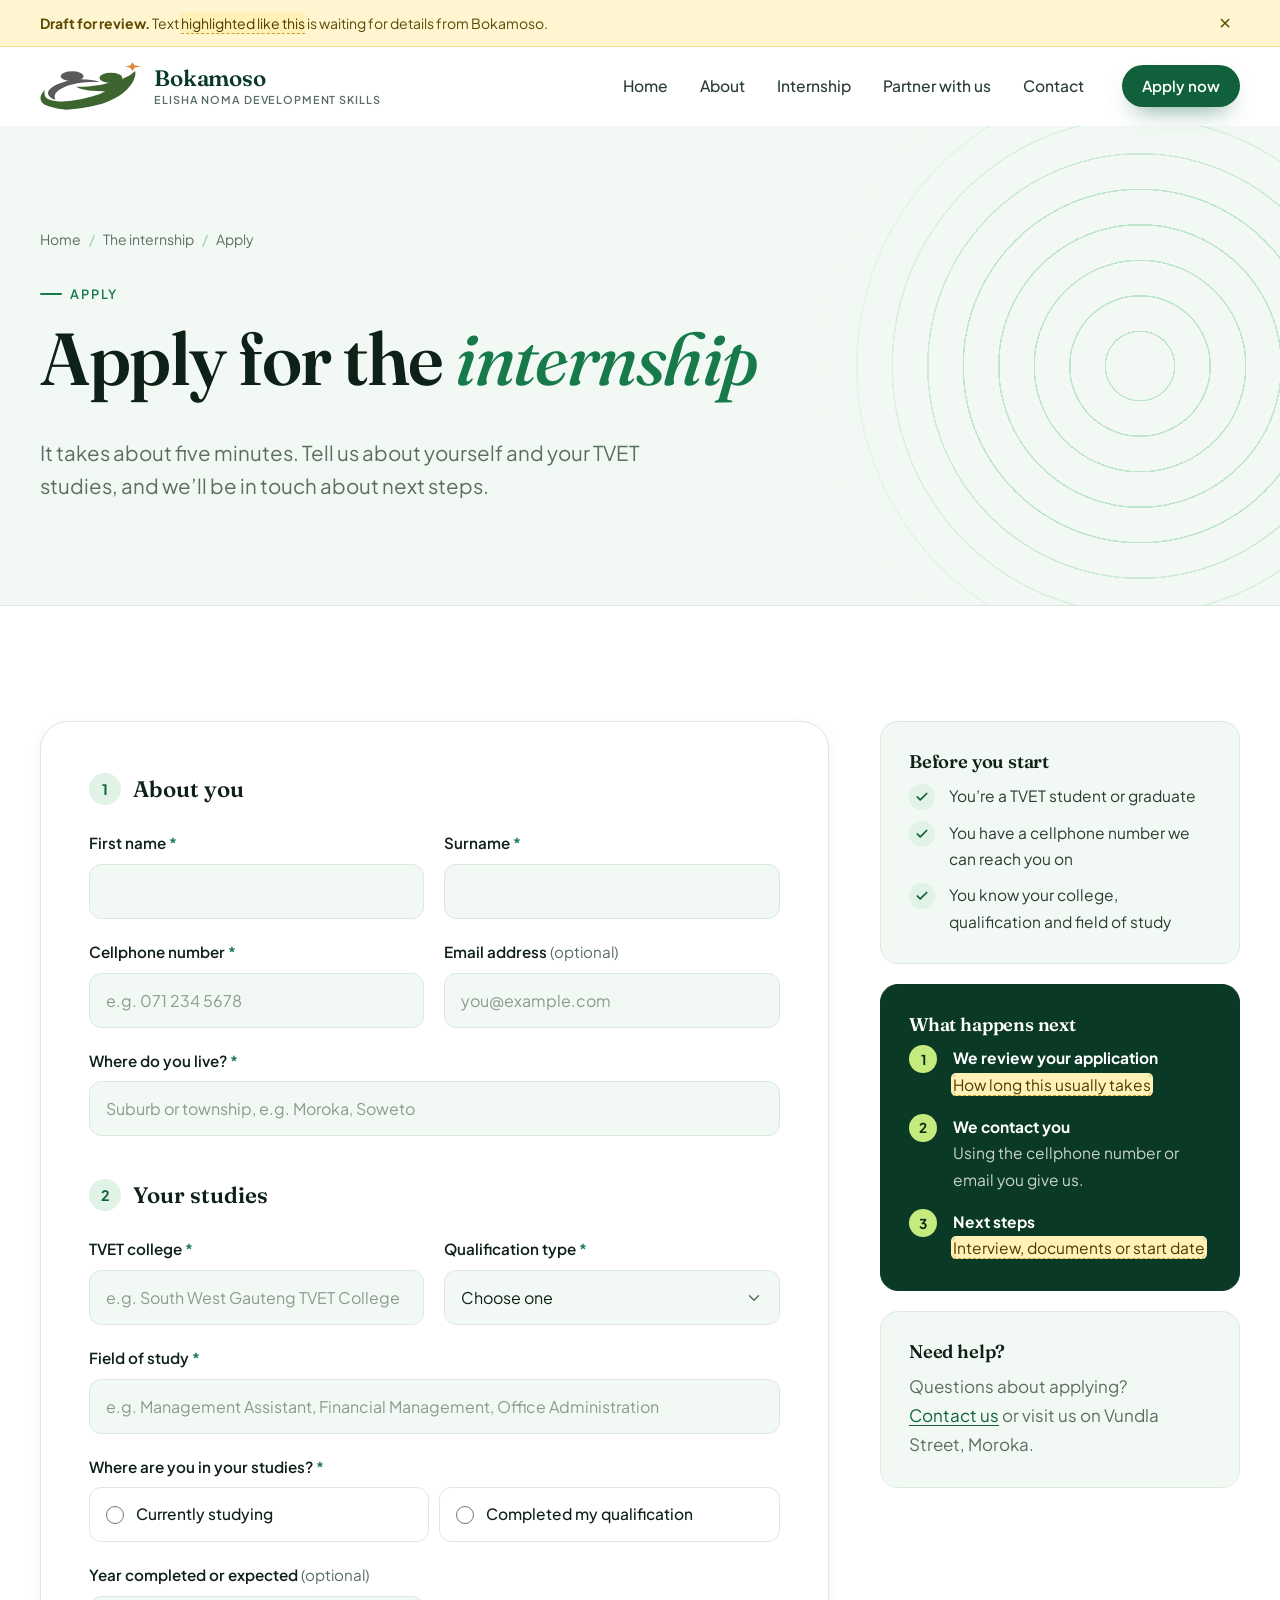
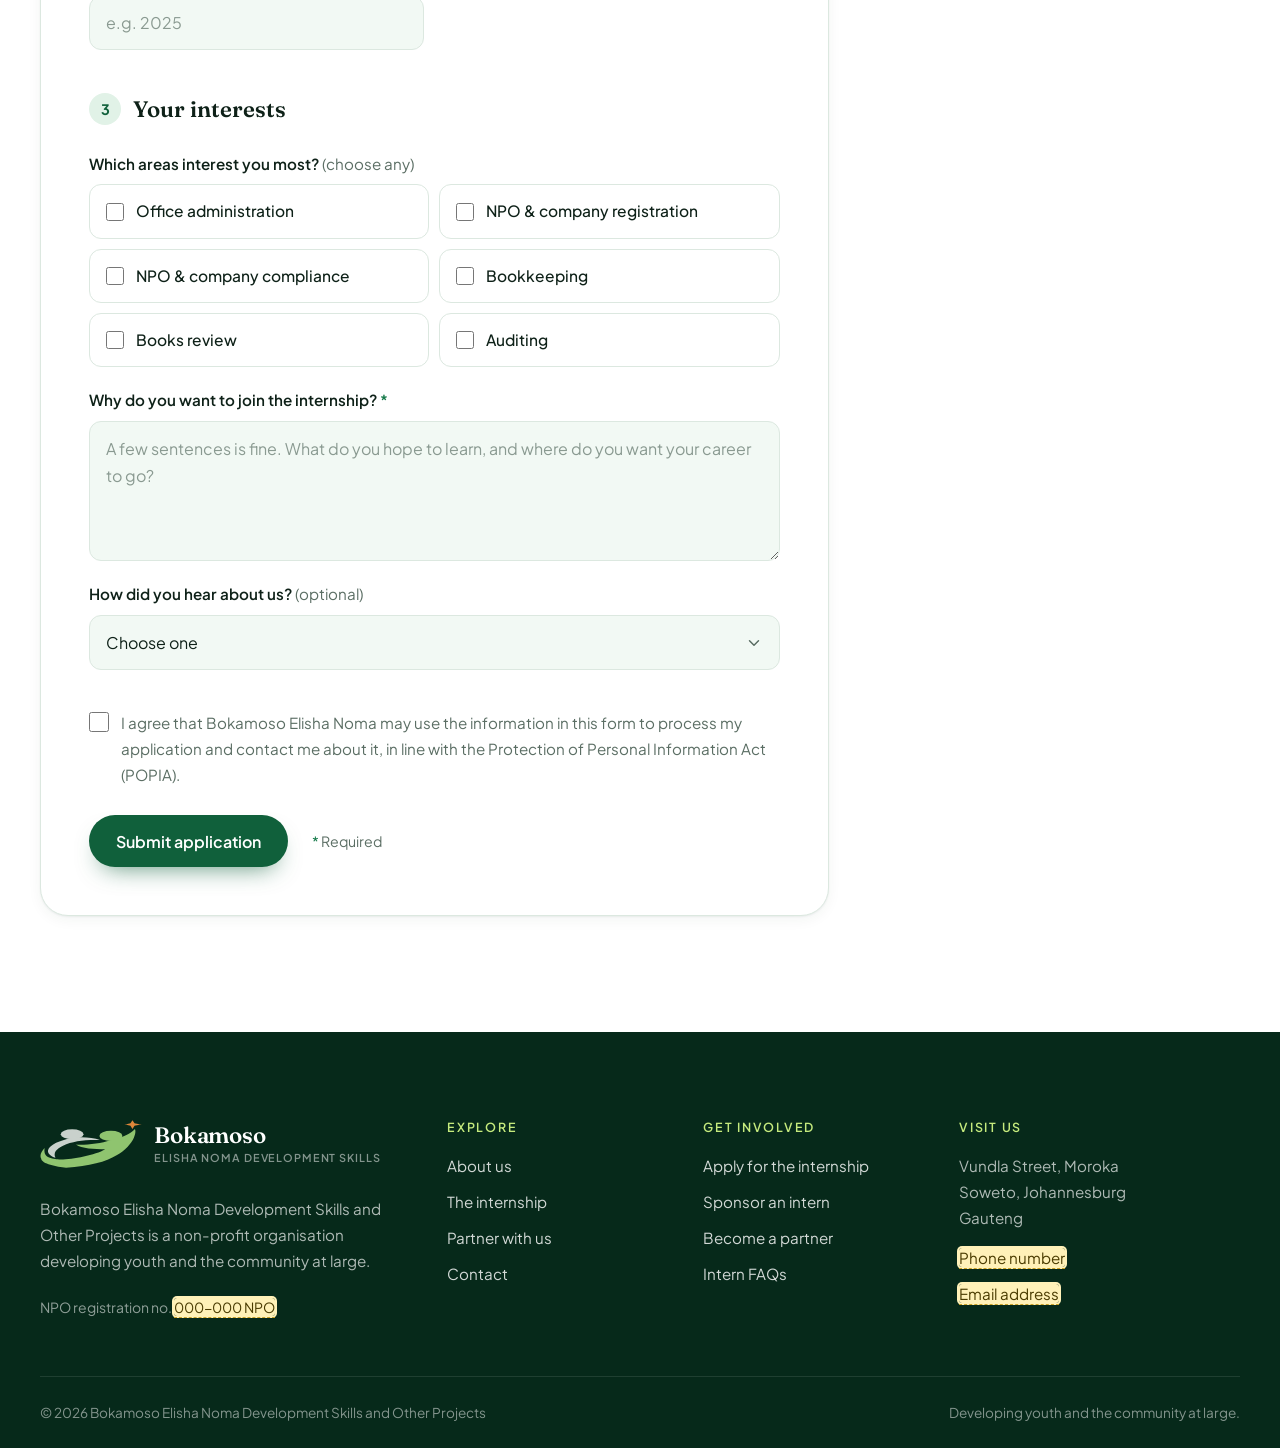
<file: apply.html>
<!doctype html>
<html lang="en-ZA">
<head>
  <meta charset="utf-8">
  <meta name="viewport" content="width=device-width, initial-scale=1">
  <title>Apply for the internship | Bokamoso Elisha Noma Development Skills</title>
  <meta name="description" content="Apply for the Bokamoso work readiness internship for TVET students and graduates in Moroka, Soweto. It takes about five minutes.">
  <meta name="theme-color" content="#10603B">
  <link rel="icon" href="assets/img/favicon.svg" type="image/svg+xml">
  <link rel="preconnect" href="https://fonts.googleapis.com">
  <link rel="preconnect" href="https://fonts.gstatic.com" crossorigin>
  <link rel="stylesheet" href="https://fonts.googleapis.com/css2?family=Fraunces:ital,opsz,wght@0,9..144,400..700;1,9..144,400..700&family=Plus+Jakarta+Sans:wght@400;500;600;700&display=swap">
  <link rel="stylesheet" href="assets/css/styles.css">
  <script>document.documentElement.classList.add("js")</script>
  <script src="assets/js/main.js" defer></script>
</head>
<body>
  <a class="skip-link" href="#main">Skip to content</a>

  <div class="draft-banner" data-draft-banner hidden>
    <div class="container">
      <p><strong>Draft for review.</strong> Text <span class="tbc-key">highlighted like this</span> is waiting for details from Bokamoso.</p>
      <button type="button" class="draft-banner__close" aria-label="Hide this notice" data-draft-close>&times;</button>
    </div>
  </div>

  <header class="site-header" data-header>
    <div class="container site-header__inner">
      <a class="brand" href="index.html" aria-label="Bokamoso Elisha Noma Development Skills, home">
        <svg class="brand__mark" viewBox="-1 0 290 136" aria-hidden="true">
          <g class="brand__grey" fill="#5A5A5C">
            <ellipse cx="90" cy="40.5" rx="32.2" ry="14"/>
            <path d="M169 57C146 47.8 108.5 47.2 86.2 51.5C57 56.8 26.2 69.8 22 85C19 93.5 29.2 103 42.8 107C36 92.2 45 82.2 64.2 72.8C91.7 60.5 123.3 55.8 169 57Z"/>
          </g>
          <g class="brand__green" fill="#3E6530">
            <ellipse cx="200" cy="45" rx="32.5" ry="14.2"/>
            <path d="M12 79C10 96 12.5 107 42.2 110.5C67 116.2 150.2 103 184 83C153.5 82 116.5 82 101 69.5C124.8 72 173 66 197 58L230.8 48C251 41 261 33 268 25.8C270.2 30.5 270 38 265 50C258 66 240 87 216 100C186.5 118.2 138.5 131.3 73 135C47.2 133.5 3.5 124 2.5 110C-3 101 3 88 12 79Z"/>
          </g>
          <path fill="#DE873A" d="M261 1L266.7 9.5Q270 11.2 288 13Q270 15 266.8 16.5L261 25.5L255.2 16.5Q252 15 238 13Q252 11.2 255.3 9.5Z"/>
        </svg>
        <span class="brand__text">
          <span class="brand__name">Bokamoso</span>
          <span class="brand__sub">Elisha Noma Development Skills</span>
        </span>
      </a>
      <button type="button" class="nav-toggle" aria-expanded="false" aria-controls="site-nav" data-nav-toggle>
        <span class="sr-only">Menu</span>
        <span class="nav-toggle__bars" aria-hidden="true"></span>
      </button>
      <nav class="site-nav" id="site-nav" aria-label="Main">
        <ul>
          <li><a href="index.html">Home</a></li>
          <li><a href="about.html">About</a></li>
          <li><a href="internship.html">Internship</a></li>
          <li><a href="partner.html">Partner with us</a></li>
          <li><a href="contact.html">Contact</a></li>
        </ul>
        <a class="btn btn--primary btn--sm" href="apply.html" aria-current="page">Apply now</a>
      </nav>
    </div>
  </header>

  <main id="main">

    <section class="page-hero">
      <div class="rings" aria-hidden="true"></div>
      <div class="container">
        <div class="page-hero__inner">
          <ol class="breadcrumb" aria-label="Breadcrumb">
            <li><a href="index.html">Home</a></li>
            <li><a href="internship.html">The internship</a></li>
            <li aria-current="page">Apply</li>
          </ol>
          <p class="eyebrow">Apply</p>
          <h1>Apply for the <em>internship</em></h1>
          <p class="lead">It takes about five minutes. Tell us about yourself and your TVET studies, and we’ll be in touch about next steps.</p>
        </div>
      </div>
    </section>

    <section class="section">
      <div class="container apply-layout">

        <div class="form-card">
          <form class="form" data-form="apply" novalidate>
            <fieldset>
              <legend><span class="legend-num">1</span>About you</legend>
              <div class="field-grid">
                <div class="field">
                  <label for="first_name">First name <span class="req" aria-hidden="true">*</span></label>
                  <input type="text" id="first_name" name="first_name" autocomplete="given-name" required>
                  <span class="field__error">Please enter your first name.</span>
                </div>
                <div class="field">
                  <label for="last_name">Surname <span class="req" aria-hidden="true">*</span></label>
                  <input type="text" id="last_name" name="last_name" autocomplete="family-name" required>
                  <span class="field__error">Please enter your surname.</span>
                </div>
                <div class="field">
                  <label for="phone">Cellphone number <span class="req" aria-hidden="true">*</span></label>
                  <input type="tel" id="phone" name="phone" autocomplete="tel" inputmode="tel" placeholder="e.g. 071 234 5678" pattern="[0-9 +\(\)\-]{10,}" required>
                  <span class="field__error">Please enter a cellphone number we can reach you on.</span>
                </div>
                <div class="field">
                  <label for="email">Email address <span class="optional">(optional)</span></label>
                  <input type="email" id="email" name="email" autocomplete="email" placeholder="you@example.com">
                  <span class="field__error">Please check your email address.</span>
                </div>
                <div class="field field--full">
                  <label for="area">Where do you live? <span class="req" aria-hidden="true">*</span></label>
                  <input type="text" id="area" name="area" autocomplete="address-level2" placeholder="Suburb or township, e.g. Moroka, Soweto" required>
                  <span class="field__error">Please tell us where you live.</span>
                </div>
              </div>
            </fieldset>

            <fieldset>
              <legend><span class="legend-num">2</span>Your studies</legend>
              <div class="field-grid">
                <div class="field">
                  <label for="college">TVET college <span class="req" aria-hidden="true">*</span></label>
                  <input type="text" id="college" name="college" placeholder="e.g. South West Gauteng TVET College" required>
                  <span class="field__error">Please enter your TVET college.</span>
                </div>
                <div class="field">
                  <label for="qualification">Qualification type <span class="req" aria-hidden="true">*</span></label>
                  <select id="qualification" name="qualification" required>
                    <option value="" selected disabled>Choose one</option>
                    <option>NATED (N4 to N6)</option>
                    <option>NC(V) (Levels 2 to 4)</option>
                    <option>Occupational certificate</option>
                    <option>Other</option>
                  </select>
                  <span class="field__error">Please choose your qualification type.</span>
                </div>
                <div class="field field--full">
                  <label for="field_of_study">Field of study <span class="req" aria-hidden="true">*</span></label>
                  <input type="text" id="field_of_study" name="field_of_study" placeholder="e.g. Management Assistant, Financial Management, Office Administration" required>
                  <span class="field__error">Please enter your field of study.</span>
                </div>
                <div class="field field--full">
                  <span class="label" id="status-label">Where are you in your studies? <span class="req" aria-hidden="true">*</span></span>
                  <div class="choices" role="radiogroup" aria-labelledby="status-label">
                    <label class="choice"><input type="radio" name="study_status" value="Currently studying" required> Currently studying</label>
                    <label class="choice"><input type="radio" name="study_status" value="Completed"> Completed my qualification</label>
                  </div>
                  <span class="field__error">Please choose one.</span>
                </div>
                <div class="field">
                  <label for="year">Year completed or expected <span class="optional">(optional)</span></label>
                  <input type="text" id="year" name="year" inputmode="numeric" placeholder="e.g. 2025" pattern="(19|20)[0-9]{2}">
                  <span class="field__error">Please enter a year, e.g. 2025.</span>
                </div>
              </div>
            </fieldset>

            <fieldset>
              <legend><span class="legend-num">3</span>Your interests</legend>
              <div class="field-grid">
                <div class="field field--full">
                  <span class="label" id="interests-label">Which areas interest you most? <span class="optional">(choose any)</span></span>
                  <div class="choices" role="group" aria-labelledby="interests-label">
                    <label class="choice"><input type="checkbox" name="interests" value="Office administration"> Office administration</label>
                    <label class="choice"><input type="checkbox" name="interests" value="NPO and company registration"> NPO &amp; company registration</label>
                    <label class="choice"><input type="checkbox" name="interests" value="NPO and company compliance"> NPO &amp; company compliance</label>
                    <label class="choice"><input type="checkbox" name="interests" value="Bookkeeping"> Bookkeeping</label>
                    <label class="choice"><input type="checkbox" name="interests" value="Books review"> Books review</label>
                    <label class="choice"><input type="checkbox" name="interests" value="Auditing"> Auditing</label>
                  </div>
                </div>
                <div class="field field--full">
                  <label for="motivation">Why do you want to join the internship? <span class="req" aria-hidden="true">*</span></label>
                  <textarea id="motivation" name="motivation" placeholder="A few sentences is fine. What do you hope to learn, and where do you want your career to go?" required></textarea>
                  <span class="field__error">Please tell us a little about why you want to join.</span>
                </div>
                <div class="field field--full">
                  <label for="heard">How did you hear about us? <span class="optional">(optional)</span></label>
                  <select id="heard" name="heard">
                    <option value="" selected>Choose one</option>
                    <option>My TVET college</option>
                    <option>A friend or family member</option>
                    <option>Social media</option>
                    <option>Google</option>
                    <option>I live nearby</option>
                    <option>Other</option>
                  </select>
                </div>
              </div>
            </fieldset>

            <div class="field">
              <label class="consent">
                <input type="checkbox" name="consent" value="yes" required>
                <span>I agree that Bokamoso Elisha Noma may use the information in this form to process my application and contact me about it, in line with the Protection of Personal Information Act (POPIA).</span>
              </label>
              <span class="field__error">Please tick this box so we can process your application.</span>
            </div>

            <div class="form-actions">
              <button type="submit" class="btn btn--primary">Submit application</button>
              <small><span class="req">*</span> Required</small>
            </div>
            <p class="form-status" data-form-status role="alert" hidden></p>
          </form>

          <div class="form-success" data-form-success="apply" hidden>
            <div class="form-success__icon"><svg viewBox="0 0 24 24" fill="none" stroke="currentColor" stroke-width="2.4" stroke-linecap="round" stroke-linejoin="round" aria-hidden="true"><path d="M20 6 9 17l-5-5"/></svg></div>
            <h2>Thank you<span data-first-name></span>!</h2>
            <p>Your application has been received. We’ll review it and contact you using the details you gave us.</p>
            <p class="preview-note" data-preview-note hidden>Preview mode: this form isn’t connected yet, so nothing was sent.</p>
            <div class="btn-row mt-lg">
              <a class="btn btn--outline" href="internship.html#faq">Read the intern FAQs</a>
              <a class="btn btn--primary" href="index.html">Back to home</a>
            </div>
          </div>
        </div>

        <aside class="apply-aside">
          <div class="aside-card">
            <h3>Before you start</h3>
            <ul class="checklist">
              <li>You’re a TVET student or graduate</li>
              <li>You have a cellphone number we can reach you on</li>
              <li>You know your college, qualification and field of study</li>
            </ul>
          </div>
          <div class="aside-card aside-card--dark">
            <h3>What happens next</h3>
            <ol class="mini-steps">
              <li><strong>We review your application</strong><span class="tbc">How long this usually takes</span></li>
              <li><strong>We contact you</strong>Using the cellphone number or email you give us.</li>
              <li><strong>Next steps</strong><span class="tbc">Interview, documents or start date</span></li>
            </ol>
          </div>
          <div class="aside-card">
            <h3>Need help?</h3>
            <p class="muted">Questions about applying? <a href="contact.html?topic=intern">Contact us</a> or visit us on Vundla Street, Moroka.</p>
          </div>
        </aside>

      </div>
    </section>

  </main>

  <footer class="site-footer">
    <div class="container footer-grid">
      <div class="footer-brand">
        <a class="brand" href="index.html" aria-label="Bokamoso Elisha Noma Development Skills, home">
          <svg class="brand__mark" viewBox="-1 0 290 136" aria-hidden="true">
            <g class="brand__grey" fill="#5A5A5C">
              <ellipse cx="90" cy="40.5" rx="32.2" ry="14"/>
              <path d="M169 57C146 47.8 108.5 47.2 86.2 51.5C57 56.8 26.2 69.8 22 85C19 93.5 29.2 103 42.8 107C36 92.2 45 82.2 64.2 72.8C91.7 60.5 123.3 55.8 169 57Z"/>
            </g>
            <g class="brand__green" fill="#3E6530">
              <ellipse cx="200" cy="45" rx="32.5" ry="14.2"/>
              <path d="M12 79C10 96 12.5 107 42.2 110.5C67 116.2 150.2 103 184 83C153.5 82 116.5 82 101 69.5C124.8 72 173 66 197 58L230.8 48C251 41 261 33 268 25.8C270.2 30.5 270 38 265 50C258 66 240 87 216 100C186.5 118.2 138.5 131.3 73 135C47.2 133.5 3.5 124 2.5 110C-3 101 3 88 12 79Z"/>
            </g>
            <path fill="#DE873A" d="M261 1L266.7 9.5Q270 11.2 288 13Q270 15 266.8 16.5L261 25.5L255.2 16.5Q252 15 238 13Q252 11.2 255.3 9.5Z"/>
          </svg>
          <span class="brand__text">
            <span class="brand__name">Bokamoso</span>
            <span class="brand__sub">Elisha Noma Development Skills</span>
          </span>
        </a>
        <p>Bokamoso Elisha Noma Development Skills and Other Projects is a non-profit organisation developing youth and the community at large.</p>
        <p class="footer-reg">NPO registration no. <span class="tbc">000-000 NPO</span></p>
      </div>
      <div>
        <h3>Explore</h3>
        <ul class="footer-links">
          <li><a href="about.html">About us</a></li>
          <li><a href="internship.html">The internship</a></li>
          <li><a href="partner.html">Partner with us</a></li>
          <li><a href="contact.html">Contact</a></li>
        </ul>
      </div>
      <div>
        <h3>Get involved</h3>
        <ul class="footer-links">
          <li><a href="apply.html">Apply for the internship</a></li>
          <li><a href="partner.html#ways">Sponsor an intern</a></li>
          <li><a href="contact.html?topic=partner">Become a partner</a></li>
          <li><a href="internship.html#faq">Intern FAQs</a></li>
        </ul>
      </div>
      <div>
        <h3>Visit us</h3>
        <address>Vundla Street, Moroka<br>Soweto, Johannesburg<br>Gauteng</address>
        <ul class="footer-links">
          <li><span class="tbc">Phone number</span></li>
          <li><span class="tbc">Email address</span></li>
        </ul>
      </div>
    </div>
    <div class="container">
      <div class="footer-bottom">
        <p>&copy; <span data-year>2026</span> Bokamoso Elisha Noma Development Skills and Other Projects</p>
        <p>Developing youth and the community at large.</p>
      </div>
    </div>
  </footer>
</body>
</html>
</file>
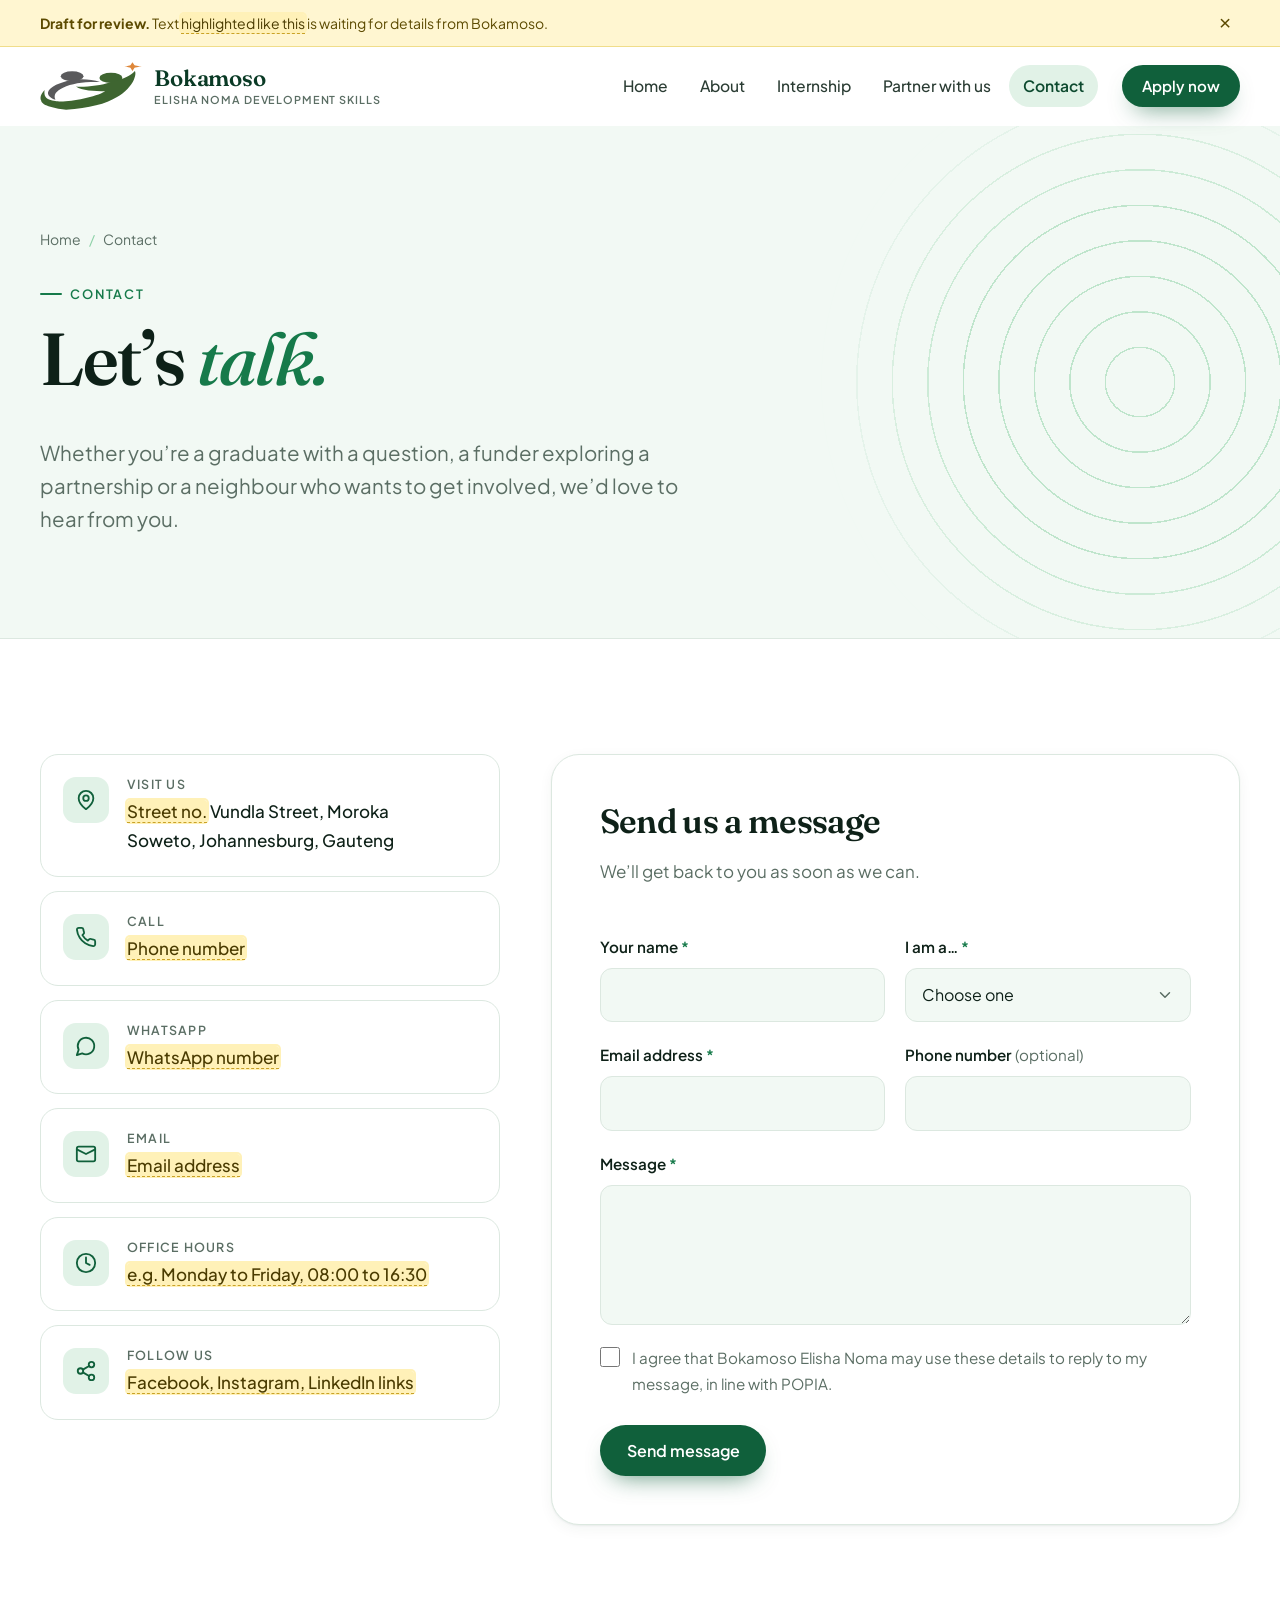
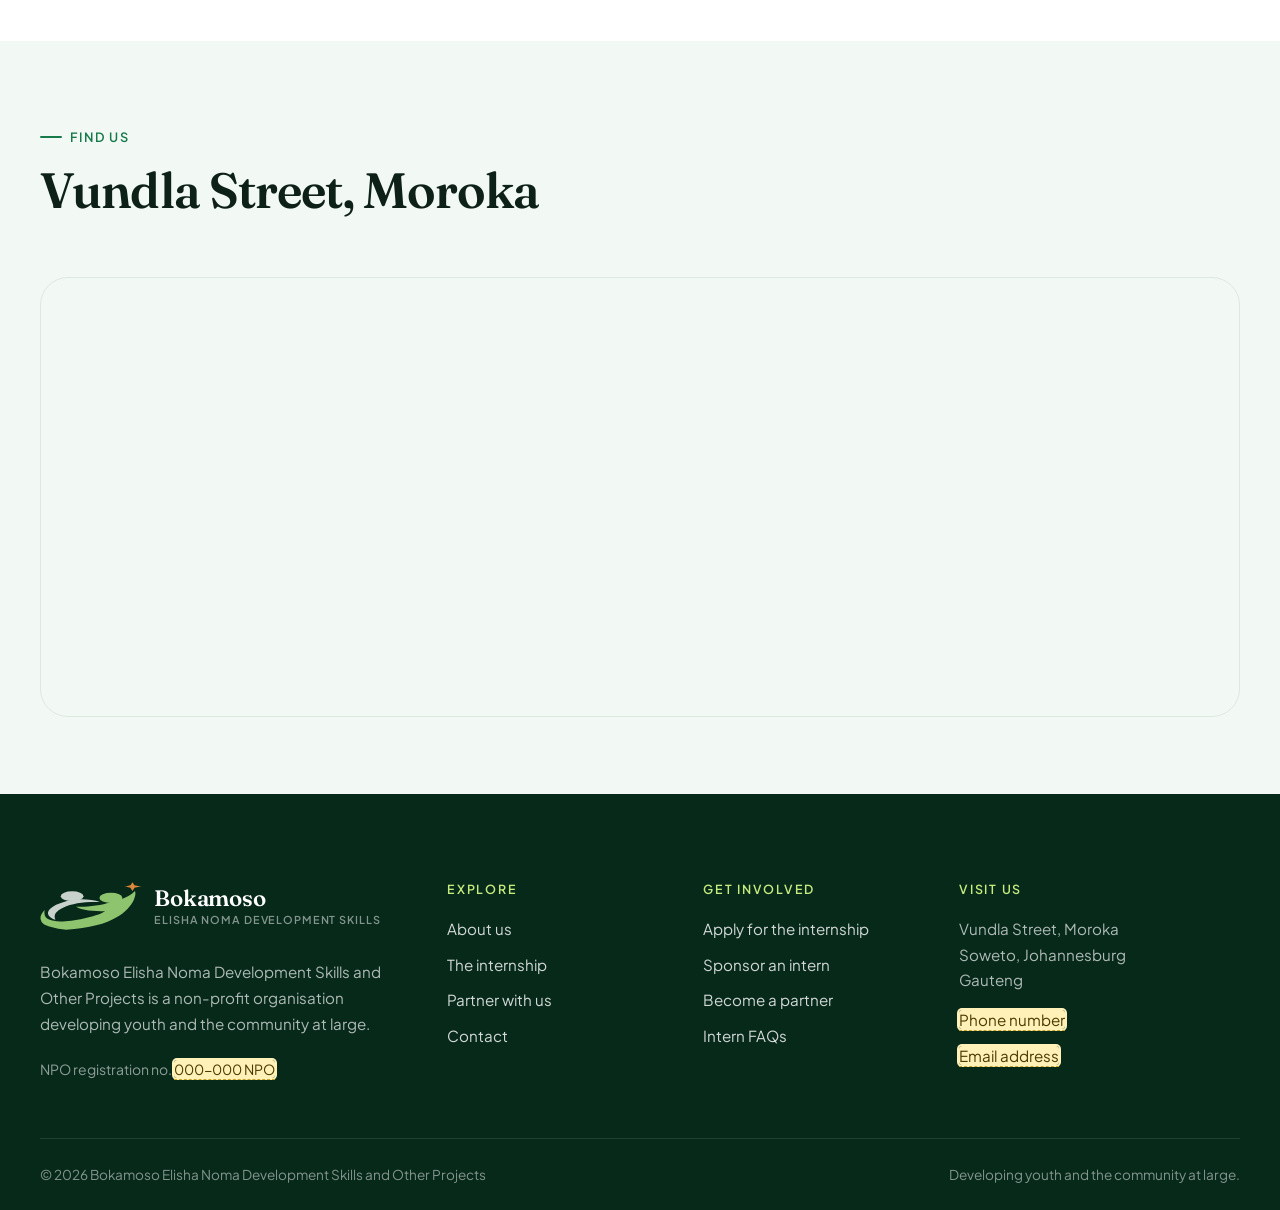
<file: contact.html>
<!doctype html>
<html lang="en-ZA">
<head>
  <meta charset="utf-8">
  <meta name="viewport" content="width=device-width, initial-scale=1">
  <title>Contact us | Bokamoso Elisha Noma Development Skills</title>
  <meta name="description" content="Get in touch with Bokamoso Elisha Noma Development Skills on Vundla Street, Moroka, Soweto. For graduates, funders, partners and the community.">
  <meta name="theme-color" content="#10603B">
  <link rel="icon" href="assets/img/favicon.svg" type="image/svg+xml">
  <link rel="preconnect" href="https://fonts.googleapis.com">
  <link rel="preconnect" href="https://fonts.gstatic.com" crossorigin>
  <link rel="stylesheet" href="https://fonts.googleapis.com/css2?family=Fraunces:ital,opsz,wght@0,9..144,400..700;1,9..144,400..700&family=Plus+Jakarta+Sans:wght@400;500;600;700&display=swap">
  <link rel="stylesheet" href="assets/css/styles.css">
  <script>document.documentElement.classList.add("js")</script>
  <script src="assets/js/main.js" defer></script>
</head>
<body>
  <a class="skip-link" href="#main">Skip to content</a>

  <div class="draft-banner" data-draft-banner hidden>
    <div class="container">
      <p><strong>Draft for review.</strong> Text <span class="tbc-key">highlighted like this</span> is waiting for details from Bokamoso.</p>
      <button type="button" class="draft-banner__close" aria-label="Hide this notice" data-draft-close>&times;</button>
    </div>
  </div>

  <header class="site-header" data-header>
    <div class="container site-header__inner">
      <a class="brand" href="index.html" aria-label="Bokamoso Elisha Noma Development Skills, home">
        <svg class="brand__mark" viewBox="-1 0 290 136" aria-hidden="true">
          <g class="brand__grey" fill="#5A5A5C">
            <ellipse cx="90" cy="40.5" rx="32.2" ry="14"/>
            <path d="M169 57C146 47.8 108.5 47.2 86.2 51.5C57 56.8 26.2 69.8 22 85C19 93.5 29.2 103 42.8 107C36 92.2 45 82.2 64.2 72.8C91.7 60.5 123.3 55.8 169 57Z"/>
          </g>
          <g class="brand__green" fill="#3E6530">
            <ellipse cx="200" cy="45" rx="32.5" ry="14.2"/>
            <path d="M12 79C10 96 12.5 107 42.2 110.5C67 116.2 150.2 103 184 83C153.5 82 116.5 82 101 69.5C124.8 72 173 66 197 58L230.8 48C251 41 261 33 268 25.8C270.2 30.5 270 38 265 50C258 66 240 87 216 100C186.5 118.2 138.5 131.3 73 135C47.2 133.5 3.5 124 2.5 110C-3 101 3 88 12 79Z"/>
          </g>
          <path fill="#DE873A" d="M261 1L266.7 9.5Q270 11.2 288 13Q270 15 266.8 16.5L261 25.5L255.2 16.5Q252 15 238 13Q252 11.2 255.3 9.5Z"/>
        </svg>
        <span class="brand__text">
          <span class="brand__name">Bokamoso</span>
          <span class="brand__sub">Elisha Noma Development Skills</span>
        </span>
      </a>
      <button type="button" class="nav-toggle" aria-expanded="false" aria-controls="site-nav" data-nav-toggle>
        <span class="sr-only">Menu</span>
        <span class="nav-toggle__bars" aria-hidden="true"></span>
      </button>
      <nav class="site-nav" id="site-nav" aria-label="Main">
        <ul>
          <li><a href="index.html">Home</a></li>
          <li><a href="about.html">About</a></li>
          <li><a href="internship.html">Internship</a></li>
          <li><a href="partner.html">Partner with us</a></li>
          <li><a href="contact.html" aria-current="page">Contact</a></li>
        </ul>
        <a class="btn btn--primary btn--sm" href="apply.html">Apply now</a>
      </nav>
    </div>
  </header>

  <main id="main">

    <section class="page-hero">
      <div class="rings" aria-hidden="true"></div>
      <div class="container">
        <div class="page-hero__inner">
          <ol class="breadcrumb" aria-label="Breadcrumb">
            <li><a href="index.html">Home</a></li>
            <li aria-current="page">Contact</li>
          </ol>
          <p class="eyebrow">Contact</p>
          <h1>Let’s <em>talk.</em></h1>
          <p class="lead">Whether you’re a graduate with a question, a funder exploring a partnership or a neighbour who wants to get involved, we’d love to hear from you.</p>
        </div>
      </div>
    </section>

    <section class="section">
      <div class="container contact-layout">

        <ul class="contact-list">
          <li class="contact-item" data-reveal>
            <span class="icon-box"><svg viewBox="0 0 24 24" fill="none" stroke="currentColor" stroke-width="2" stroke-linecap="round" stroke-linejoin="round" aria-hidden="true"><path d="M20 10c0 6-8 12-8 12s-8-6-8-12a8 8 0 0 1 16 0z"/><circle cx="12" cy="10" r="3"/></svg></span>
            <div>
              <h3>Visit us</h3>
              <address><span class="tbc">Street no.</span> Vundla Street, Moroka<br>Soweto, Johannesburg, Gauteng</address>
            </div>
          </li>
          <li class="contact-item" data-reveal style="--delay:.05s">
            <span class="icon-box"><svg viewBox="0 0 24 24" fill="none" stroke="currentColor" stroke-width="2" stroke-linecap="round" stroke-linejoin="round" aria-hidden="true"><path d="M22 16.92v3a2 2 0 0 1-2.18 2 19.8 19.8 0 0 1-8.63-3.07 19.5 19.5 0 0 1-6-6 19.8 19.8 0 0 1-3.07-8.67A2 2 0 0 1 4.11 2h3a2 2 0 0 1 2 1.72c.13.96.36 1.9.7 2.81a2 2 0 0 1-.45 2.11L8.09 9.91a16 16 0 0 0 6 6l1.27-1.27a2 2 0 0 1 2.11-.45c.91.34 1.85.57 2.81.7A2 2 0 0 1 22 16.92z"/></svg></span>
            <div>
              <h3>Call</h3>
              <p><span class="tbc">Phone number</span></p>
            </div>
          </li>
          <li class="contact-item" data-reveal style="--delay:.1s">
            <span class="icon-box"><svg viewBox="0 0 24 24" fill="none" stroke="currentColor" stroke-width="2" stroke-linecap="round" stroke-linejoin="round" aria-hidden="true"><path d="M7.9 20A9 9 0 1 0 4 16.1L2 22Z"/></svg></span>
            <div>
              <h3>WhatsApp</h3>
              <p><span class="tbc">WhatsApp number</span></p>
            </div>
          </li>
          <li class="contact-item" data-reveal style="--delay:.15s">
            <span class="icon-box"><svg viewBox="0 0 24 24" fill="none" stroke="currentColor" stroke-width="2" stroke-linecap="round" stroke-linejoin="round" aria-hidden="true"><rect x="2" y="4" width="20" height="16" rx="2"/><path d="m22 7-10 5L2 7"/></svg></span>
            <div>
              <h3>Email</h3>
              <p><span class="tbc">Email address</span></p>
            </div>
          </li>
          <li class="contact-item" data-reveal style="--delay:.2s">
            <span class="icon-box"><svg viewBox="0 0 24 24" fill="none" stroke="currentColor" stroke-width="2" stroke-linecap="round" stroke-linejoin="round" aria-hidden="true"><circle cx="12" cy="12" r="10"/><path d="M12 6v6l4 2"/></svg></span>
            <div>
              <h3>Office hours</h3>
              <p><span class="tbc">e.g. Monday to Friday, 08:00 to 16:30</span></p>
            </div>
          </li>
          <li class="contact-item" data-reveal style="--delay:.25s">
            <span class="icon-box"><svg viewBox="0 0 24 24" fill="none" stroke="currentColor" stroke-width="2" stroke-linecap="round" stroke-linejoin="round" aria-hidden="true"><circle cx="18" cy="5" r="3"/><circle cx="6" cy="12" r="3"/><circle cx="18" cy="19" r="3"/><path d="m8.59 13.51 6.83 3.98M15.41 6.51l-6.82 3.98"/></svg></span>
            <div>
              <h3>Follow us</h3>
              <p><span class="tbc">Facebook, Instagram, LinkedIn links</span></p>
            </div>
          </li>
        </ul>

        <div class="form-card" data-reveal style="--delay:.08s">
          <form class="form" data-form="contact" novalidate>
            <h2 class="form-title">Send us a message</h2>
            <p class="muted">We’ll get back to you as soon as we can.</p>
            <div class="field-grid mt-lg">
              <div class="field">
                <label for="name">Your name <span class="req" aria-hidden="true">*</span></label>
                <input type="text" id="name" name="name" autocomplete="name" required>
                <span class="field__error">Please enter your name.</span>
              </div>
              <div class="field">
                <label for="topic">I am a… <span class="req" aria-hidden="true">*</span></label>
                <select id="topic" name="topic" required data-topic-select>
                  <option value="" selected disabled>Choose one</option>
                  <option value="intern">TVET student or graduate</option>
                  <option value="partner">Funder, sponsor or partner</option>
                  <option value="employer">Employer looking to hire</option>
                  <option value="community">Community member</option>
                  <option value="other">Other</option>
                </select>
                <span class="field__error">Please choose one.</span>
              </div>
              <div class="field">
                <label for="c_email">Email address <span class="req" aria-hidden="true">*</span></label>
                <input type="email" id="c_email" name="email" autocomplete="email" required>
                <span class="field__error">Please enter a valid email address.</span>
              </div>
              <div class="field">
                <label for="c_phone">Phone number <span class="optional">(optional)</span></label>
                <input type="tel" id="c_phone" name="phone" autocomplete="tel" inputmode="tel">
              </div>
              <div class="field field--full">
                <label for="message">Message <span class="req" aria-hidden="true">*</span></label>
                <textarea id="message" name="message" required></textarea>
                <span class="field__error">Please write a short message.</span>
              </div>
              <div class="field field--full">
                <label class="consent">
                  <input type="checkbox" name="consent" value="yes" required>
                  <span>I agree that Bokamoso Elisha Noma may use these details to reply to my message, in line with POPIA.</span>
                </label>
                <span class="field__error">Please tick this box so we can reply to you.</span>
              </div>
            </div>
            <div class="form-actions">
              <button type="submit" class="btn btn--primary">Send message</button>
            </div>
            <p class="form-status" data-form-status role="alert" hidden></p>
          </form>

          <div class="form-success" data-form-success="contact" hidden>
            <div class="form-success__icon"><svg viewBox="0 0 24 24" fill="none" stroke="currentColor" stroke-width="2.4" stroke-linecap="round" stroke-linejoin="round" aria-hidden="true"><path d="M20 6 9 17l-5-5"/></svg></div>
            <h2>Thank you<span data-first-name></span>!</h2>
            <p>Your message has been received. We’ll get back to you as soon as we can.</p>
            <p class="preview-note" data-preview-note hidden>Preview mode: this form isn’t connected yet, so nothing was sent.</p>
          </div>
        </div>

      </div>
    </section>

    <section class="section section--tight section--tint">
      <div class="container">
        <div class="section-head" data-reveal>
          <p class="eyebrow">Find us</p>
          <h2>Vundla Street, Moroka</h2>
        </div>
        <div class="map" data-reveal>
          <iframe src="https://maps.google.com/maps?q=Vundla%20Street%2C%20Moroka%2C%20Soweto&amp;z=16&amp;output=embed" loading="lazy" referrerpolicy="no-referrer-when-downgrade" title="Map showing Vundla Street, Moroka, Soweto"></iframe>
        </div>
      </div>
    </section>

  </main>

  <footer class="site-footer">
    <div class="container footer-grid">
      <div class="footer-brand">
        <a class="brand" href="index.html" aria-label="Bokamoso Elisha Noma Development Skills, home">
          <svg class="brand__mark" viewBox="-1 0 290 136" aria-hidden="true">
            <g class="brand__grey" fill="#5A5A5C">
              <ellipse cx="90" cy="40.5" rx="32.2" ry="14"/>
              <path d="M169 57C146 47.8 108.5 47.2 86.2 51.5C57 56.8 26.2 69.8 22 85C19 93.5 29.2 103 42.8 107C36 92.2 45 82.2 64.2 72.8C91.7 60.5 123.3 55.8 169 57Z"/>
            </g>
            <g class="brand__green" fill="#3E6530">
              <ellipse cx="200" cy="45" rx="32.5" ry="14.2"/>
              <path d="M12 79C10 96 12.5 107 42.2 110.5C67 116.2 150.2 103 184 83C153.5 82 116.5 82 101 69.5C124.8 72 173 66 197 58L230.8 48C251 41 261 33 268 25.8C270.2 30.5 270 38 265 50C258 66 240 87 216 100C186.5 118.2 138.5 131.3 73 135C47.2 133.5 3.5 124 2.5 110C-3 101 3 88 12 79Z"/>
            </g>
            <path fill="#DE873A" d="M261 1L266.7 9.5Q270 11.2 288 13Q270 15 266.8 16.5L261 25.5L255.2 16.5Q252 15 238 13Q252 11.2 255.3 9.5Z"/>
          </svg>
          <span class="brand__text">
            <span class="brand__name">Bokamoso</span>
            <span class="brand__sub">Elisha Noma Development Skills</span>
          </span>
        </a>
        <p>Bokamoso Elisha Noma Development Skills and Other Projects is a non-profit organisation developing youth and the community at large.</p>
        <p class="footer-reg">NPO registration no. <span class="tbc">000-000 NPO</span></p>
      </div>
      <div>
        <h3>Explore</h3>
        <ul class="footer-links">
          <li><a href="about.html">About us</a></li>
          <li><a href="internship.html">The internship</a></li>
          <li><a href="partner.html">Partner with us</a></li>
          <li><a href="contact.html">Contact</a></li>
        </ul>
      </div>
      <div>
        <h3>Get involved</h3>
        <ul class="footer-links">
          <li><a href="apply.html">Apply for the internship</a></li>
          <li><a href="partner.html#ways">Sponsor an intern</a></li>
          <li><a href="contact.html?topic=partner">Become a partner</a></li>
          <li><a href="internship.html#faq">Intern FAQs</a></li>
        </ul>
      </div>
      <div>
        <h3>Visit us</h3>
        <address>Vundla Street, Moroka<br>Soweto, Johannesburg<br>Gauteng</address>
        <ul class="footer-links">
          <li><span class="tbc">Phone number</span></li>
          <li><span class="tbc">Email address</span></li>
        </ul>
      </div>
    </div>
    <div class="container">
      <div class="footer-bottom">
        <p>&copy; <span data-year>2026</span> Bokamoso Elisha Noma Development Skills and Other Projects</p>
        <p>Developing youth and the community at large.</p>
      </div>
    </div>
  </footer>
</body>
</html>
</file>
<file: assets/css/styles.css>
/* ==========================================================================
   Bokamoso Elisha Noma Development Skills and Other Projects
   Site stylesheet

   1. Tokens        5. Home
   2. Base          6. Inner pages
   3. Layout        7. Forms
   4. Components    8. Footer, utilities, motion
   ========================================================================== */

/* 1. Tokens ---------------------------------------------------------------- */
:root {
  /* Brand: green and white. Replace these if Bokamoso supplies exact shades. */
  --green-950: #06291a;
  --green-900: #0a3a25;
  --green-800: #0d4a2f;
  --green-700: #10603b;
  --green-600: #167a4a;
  --green-500: #22985c;
  --green-300: #8ed1a7;
  --green-200: #bfe5cc;
  --green-100: #e1f2e7;
  --green-50: #f2f9f4;
  --lime: #c5ea7d;

  --ink: #0e2118;
  --text: #2a3c33;
  --muted: #5b6e64;
  --line: #dce8e0;
  --white: #ffffff;

  --font-head: "Fraunces", Georgia, "Times New Roman", serif;
  --font-body: "Plus Jakarta Sans", system-ui, -apple-system, "Segoe UI", Roboto, sans-serif;

  --radius-sm: 10px;
  --radius: 18px;
  --radius-lg: 28px;
  --shadow-sm: 0 1px 2px rgb(10 58 37 / 0.06), 0 4px 14px rgb(10 58 37 / 0.05);
  --shadow: 0 18px 40px -18px rgb(10 58 37 / 0.28);
  --shadow-lg: 0 34px 70px -28px rgb(10 58 37 / 0.4);

  --container: 1200px;
  --gutter: clamp(16px, 4vw, 32px);
  --section: clamp(64px, 9vw, 120px);
  --header-h: 78px;

  --ease: cubic-bezier(0.2, 0.7, 0.2, 1);
}

/* 2. Base ------------------------------------------------------------------ */
*,
*::before,
*::after {
  box-sizing: border-box;
}

html {
  -webkit-text-size-adjust: 100%;
  scroll-behavior: smooth;
  scroll-padding-top: calc(var(--header-h) + 16px);
}

body {
  margin: 0;
  font: 400 1.0625rem/1.7 var(--font-body);
  color: var(--text);
  background: var(--white);
  -webkit-font-smoothing: antialiased;
  overflow-x: clip;
}

img,
svg,
iframe {
  display: block;
  max-width: 100%;
}

a {
  color: var(--green-700);
  text-decoration-thickness: 1px;
  text-underline-offset: 3px;
}

a:hover {
  color: var(--green-600);
}

h1,
h2,
h3,
h4 {
  margin: 0 0 0.5em;
  font-family: var(--font-head);
  font-weight: 600;
  color: var(--ink);
  line-height: 1.1;
  letter-spacing: -0.02em;
  text-wrap: balance;
}

h1 {
  font-size: clamp(2.5rem, 1.4rem + 4.2vw, 4.6rem);
}

h2 {
  font-size: clamp(2rem, 1.4rem + 2.2vw, 3.1rem);
}

h3 {
  font-size: 1.3rem;
  line-height: 1.25;
  letter-spacing: -0.01em;
}

h1 em,
h2 em {
  font-style: italic;
  font-weight: 500;
  color: var(--green-600);
}

p {
  margin: 0 0 1em;
  text-wrap: pretty;
}

p:last-child {
  margin-bottom: 0;
}

ul,
ol {
  margin: 0;
  padding: 0;
}

address {
  font-style: normal;
}

::selection {
  background: var(--lime);
  color: var(--ink);
}

:focus-visible {
  outline: 3px solid var(--green-500);
  outline-offset: 3px;
  border-radius: 4px;
}

.sr-only {
  position: absolute;
  width: 1px;
  height: 1px;
  padding: 0;
  margin: -1px;
  overflow: hidden;
  clip: rect(0, 0, 0, 0);
  white-space: nowrap;
  border: 0;
}

.skip-link {
  position: absolute;
  left: 16px;
  top: -60px;
  z-index: 100;
  padding: 10px 16px;
  border-radius: var(--radius-sm);
  background: var(--green-900);
  color: var(--white);
  font-weight: 600;
  text-decoration: none;
  transition: top 0.2s;
}

.skip-link:focus {
  top: 12px;
  color: var(--white);
}

/* 3. Layout ---------------------------------------------------------------- */
.container {
  width: 100%;
  max-width: calc(var(--container) + 2 * var(--gutter));
  margin-inline: auto;
  padding-inline: var(--gutter);
}

.section {
  position: relative;
  padding-block: var(--section);
}

.section--tint {
  background: var(--green-50);
}

.section--dark {
  background: var(--green-900);
  color: rgb(255 255 255 / 0.78);
  overflow: hidden;
}

/* Dark section over a photo: set --bg-image on the element */
.section--photo {
  background:
    linear-gradient(160deg, rgb(10 58 37 / 0.95), rgb(6 41 26 / 0.86)),
    var(--bg-image) center / cover no-repeat,
    var(--green-900);
}

.section--dark h2,
.section--dark h3 {
  color: var(--white);
}

.section--dark h2 em {
  color: var(--lime);
}

.section--tight {
  padding-block: clamp(48px, 6vw, 80px);
}

.section-head {
  max-width: 720px;
  margin-bottom: clamp(36px, 5vw, 60px);
}

.section-head--center {
  margin-inline: auto;
  text-align: center;
}

.section-head--split {
  display: flex;
  flex-wrap: wrap;
  align-items: flex-end;
  justify-content: space-between;
  gap: 20px 48px;
  max-width: none;
}

.section-head--split > div {
  max-width: 680px;
}

.lead {
  font-size: clamp(1.1rem, 1rem + 0.45vw, 1.28rem);
  line-height: 1.6;
  color: var(--muted);
}

.section--dark .lead {
  color: rgb(255 255 255 / 0.72);
}

.eyebrow {
  display: inline-flex;
  align-items: center;
  gap: 0.65em;
  margin-bottom: 1.1rem;
  font: 600 0.8rem/1.2 var(--font-body);
  letter-spacing: 0.14em;
  text-transform: uppercase;
  color: var(--green-600);
}

.eyebrow::before {
  content: "";
  flex: none;
  width: 22px;
  height: 2px;
  border-radius: 2px;
  background: currentColor;
}

.section--dark .eyebrow,
.cta-card--green .eyebrow {
  color: var(--lime);
}

.grid {
  display: grid;
  gap: clamp(16px, 2.4vw, 28px);
}

.grid--2 {
  grid-template-columns: repeat(2, minmax(0, 1fr));
}

.grid--3 {
  grid-template-columns: repeat(3, minmax(0, 1fr));
}

.grid--4 {
  grid-template-columns: repeat(4, minmax(0, 1fr));
}

@media (max-width: 960px) {
  .grid--3,
  .grid--4 {
    grid-template-columns: repeat(2, minmax(0, 1fr));
  }
}

@media (max-width: 640px) {
  .grid--2,
  .grid--3,
  .grid--4 {
    grid-template-columns: 1fr;
  }
}

.split {
  display: grid;
  grid-template-columns: repeat(2, minmax(0, 1fr));
  gap: clamp(36px, 6vw, 96px);
  align-items: center;
}

.split--top {
  align-items: start;
}

@media (max-width: 900px) {
  .split {
    grid-template-columns: 1fr;
  }
}

.prose p {
  font-size: 1.1rem;
}

.prose p + p {
  margin-top: 1em;
}

/* 4. Components ------------------------------------------------------------ */

/* Buttons */
.btn {
  display: inline-flex;
  align-items: center;
  justify-content: center;
  gap: 0.55em;
  padding: 0.95em 1.55em;
  border: 2px solid transparent;
  border-radius: 999px;
  font: 600 1rem/1.1 var(--font-body);
  text-decoration: none;
  white-space: nowrap;
  cursor: pointer;
  transition: background-color 0.2s, color 0.2s, border-color 0.2s, transform 0.2s, box-shadow 0.2s;
}

.btn svg {
  width: 18px;
  height: 18px;
  flex: none;
  transition: transform 0.2s var(--ease);
}

.btn:hover svg {
  transform: translateX(3px);
}

.btn--primary {
  background: var(--green-700);
  color: var(--white);
  box-shadow: 0 12px 24px -12px rgb(16 96 59 / 0.7);
}

.btn--primary:hover {
  background: var(--green-800);
  color: var(--white);
  transform: translateY(-1px);
}

.btn--outline {
  border-color: var(--green-200);
  background: var(--white);
  color: var(--green-800);
}

.btn--outline:hover {
  border-color: var(--green-700);
  color: var(--green-800);
}

.btn--light {
  background: var(--white);
  color: var(--green-900);
}

.btn--light:hover {
  background: var(--lime);
  color: var(--green-950);
}

.btn--ghost-light {
  border-color: rgb(255 255 255 / 0.35);
  color: var(--white);
}

.btn--ghost-light:hover {
  border-color: var(--white);
  background: rgb(255 255 255 / 0.06);
  color: var(--white);
}

.btn--sm {
  padding: 0.72em 1.2em;
  font-size: 0.9375rem;
}

.btn--block {
  width: 100%;
}

.btn[disabled] {
  opacity: 0.65;
  cursor: progress;
}

.btn-row {
  display: flex;
  flex-wrap: wrap;
  gap: 12px;
}

.link-arrow {
  display: inline-flex;
  align-items: center;
  gap: 0.45em;
  font-weight: 600;
  color: var(--green-700);
  text-decoration: none;
}

.link-arrow svg {
  width: 18px;
  height: 18px;
  transition: transform 0.2s var(--ease);
}

.link-arrow:hover svg,
a:hover .link-arrow svg {
  transform: translateX(4px);
}

/* Header */
.site-header {
  position: sticky;
  top: 0;
  z-index: 50;
  background: rgb(255 255 255 / 0.9);
  border-bottom: 1px solid transparent;
  backdrop-filter: saturate(1.4) blur(14px);
  -webkit-backdrop-filter: saturate(1.4) blur(14px);
  transition: border-color 0.2s, box-shadow 0.2s;
}

.site-header.is-scrolled {
  border-color: var(--line);
  box-shadow: 0 8px 28px -22px rgb(10 58 37 / 0.5);
}

.site-header__inner {
  display: flex;
  align-items: center;
  justify-content: space-between;
  gap: 24px;
  min-height: var(--header-h);
}

.brand {
  display: inline-flex;
  align-items: center;
  gap: 12px;
  color: var(--ink);
  text-decoration: none;
}

.brand:hover {
  color: var(--ink);
}

.brand__mark {
  flex: none;
  width: auto;
  height: 48px;
  aspect-ratio: 290 / 136;
}

.brand__text {
  display: flex;
  flex-direction: column;
  line-height: 1.1;
}

.brand__name {
  font-family: var(--font-head);
  font-size: 1.4rem;
  font-weight: 600;
  letter-spacing: -0.01em;
  color: var(--green-900);
}

.brand__sub {
  margin-top: 4px;
  font-size: 0.68rem;
  font-weight: 600;
  letter-spacing: 0.08em;
  text-transform: uppercase;
  color: var(--muted);
}

.site-nav {
  display: flex;
  align-items: center;
  gap: 24px;
}

.site-nav ul {
  display: flex;
  gap: 4px;
  list-style: none;
}

.site-nav a:not(.btn) {
  display: block;
  padding: 0.5em 0.9em;
  border-radius: 999px;
  font-size: 0.975rem;
  font-weight: 500;
  color: var(--text);
  text-decoration: none;
  transition: background-color 0.2s, color 0.2s;
}

.site-nav a:not(.btn):hover {
  background: var(--green-50);
  color: var(--green-800);
}

.site-nav a:not(.btn)[aria-current="page"] {
  background: var(--green-100);
  color: var(--green-800);
  font-weight: 600;
}

.nav-toggle {
  display: none;
  align-items: center;
  justify-content: center;
  width: 46px;
  height: 46px;
  border: 1.5px solid var(--line);
  border-radius: 12px;
  background: var(--white);
  color: var(--green-900);
  cursor: pointer;
}

.nav-toggle__bars,
.nav-toggle__bars::before,
.nav-toggle__bars::after {
  display: block;
  width: 20px;
  height: 2px;
  border-radius: 2px;
  background: currentColor;
  transition: transform 0.25s var(--ease), background-color 0.2s;
}

.nav-toggle__bars {
  position: relative;
}

.nav-toggle__bars::before,
.nav-toggle__bars::after {
  content: "";
  position: absolute;
  left: 0;
}

.nav-toggle__bars::before {
  transform: translateY(-6px);
}

.nav-toggle__bars::after {
  transform: translateY(6px);
}

.nav-open .nav-toggle__bars {
  background: transparent;
}

.nav-open .nav-toggle__bars::before {
  transform: rotate(45deg);
}

.nav-open .nav-toggle__bars::after {
  transform: rotate(-45deg);
}

@media (max-width: 1040px) {
  .nav-toggle {
    display: inline-flex;
  }

  .site-nav {
    position: absolute;
    top: 100%;
    left: 0;
    right: 0;
    display: none;
    flex-direction: column;
    align-items: stretch;
    gap: 16px;
    padding: 12px var(--gutter) 24px;
    background: var(--white);
    border-bottom: 1px solid var(--line);
    box-shadow: var(--shadow);
  }

  .nav-open .site-nav {
    display: flex;
  }

  .site-nav ul {
    flex-direction: column;
    gap: 2px;
  }

  .site-nav a:not(.btn) {
    padding: 0.85em 1em;
    border-radius: 12px;
    font-size: 1.05rem;
  }

  .site-nav .btn {
    padding: 1em;
  }
}

@media (max-width: 420px) {
  .brand__sub {
    display: none;
  }
}

/* Draft review banner and "to be confirmed" markers */
.draft-banner {
  background: #fff6d1;
  border-bottom: 1px solid #f0dd8a;
  color: #5c4a00;
  font-size: 0.875rem;
  line-height: 1.45;
}

.draft-banner .container {
  display: flex;
  align-items: center;
  justify-content: space-between;
  gap: 12px;
  padding-block: 8px;
}

.draft-banner p {
  margin: 0;
}

.draft-banner__close {
  flex: none;
  width: 30px;
  height: 30px;
  border: 0;
  border-radius: 50%;
  background: transparent;
  color: inherit;
  font-size: 1.3rem;
  line-height: 1;
  cursor: pointer;
}

.draft-banner__close:hover {
  background: rgb(92 74 0 / 0.1);
}

.draft .tbc,
.tbc-key {
  border-radius: 3px;
  background: #fff1b8;
  box-shadow: 0 0 0 2px #fff1b8;
  color: #4a3b00;
  text-decoration: underline dashed #c9a227 1px;
  text-underline-offset: 4px;
  -webkit-box-decoration-break: clone;
  box-decoration-break: clone;
}

/* Cards */
.card {
  position: relative;
  padding: clamp(24px, 3vw, 32px);
  border: 1px solid var(--line);
  border-radius: var(--radius);
  background: var(--white);
  transition: border-color 0.25s, box-shadow 0.25s, transform 0.25s var(--ease);
}

.card p {
  margin: 0;
  color: var(--muted);
  font-size: 0.99rem;
}

.card h3 {
  margin-bottom: 0.45em;
}

.card--hover:hover {
  border-color: var(--green-200);
  box-shadow: var(--shadow);
  transform: translateY(-3px);
}

.card--placeholder {
  border: 2px dashed var(--green-200);
  background: transparent;
}

.icon-box {
  display: grid;
  place-items: center;
  width: 54px;
  height: 54px;
  margin-bottom: 22px;
  border-radius: 15px;
  background: var(--green-100);
  color: var(--green-700);
}

.icon-box svg {
  width: 26px;
  height: 26px;
}

.card__num {
  position: absolute;
  top: 26px;
  right: 28px;
  font-family: var(--font-head);
  font-size: 1rem;
  font-weight: 500;
  color: var(--green-300);
}

/* Photo frames: drop an <img> inside to replace the placeholder */
.photo {
  position: relative;
  isolation: isolate;
  overflow: hidden;
  min-height: 220px;
  border-radius: var(--radius-lg);
  background:
    url("data:image/svg+xml,%3Csvg xmlns='http://www.w3.org/2000/svg' viewBox='0 0 48 48' fill='none' stroke='white' stroke-opacity='.22' stroke-width='2' stroke-linecap='round'%3E%3Cpath d='M10 34a14 14 0 0 1 28 0'/%3E%3Cpath d='M6 34h36M24 34V20'/%3E%3Cpath d='M24 25c-5.5 0-8.5-3.2-8.5-7.6 4.7 0 8.5 2.9 8.5 7.6zM24 22c0-5.2 3.3-8.6 9-8.6 0 5.2-3.3 8.6-9 8.6z'/%3E%3C/svg%3E")
      center / 112px no-repeat,
    radial-gradient(120% 80% at 100% 0%, rgb(197 234 125 / 0.32), transparent 55%),
    linear-gradient(160deg, var(--green-600), var(--green-900));
}

.photo::before {
  content: "";
  position: absolute;
  inset: 0;
  z-index: -1;
  background: repeating-radial-gradient(circle at 50% 115%, transparent 0 30px, rgb(255 255 255 / 0.07) 30px 31.5px);
}

.photo::after {
  content: attr(data-label);
  position: absolute;
  left: 18px;
  right: 18px;
  bottom: 16px;
  padding-left: 28px;
  background: url("data:image/svg+xml,%3Csvg xmlns='http://www.w3.org/2000/svg' viewBox='0 0 24 24' fill='none' stroke='white' stroke-width='2' stroke-linecap='round' stroke-linejoin='round'%3E%3Cpath d='M14.5 4h-5L7 7H4a2 2 0 0 0-2 2v9a2 2 0 0 0 2 2h16a2 2 0 0 0 2-2V9a2 2 0 0 0-2-2h-3l-2.5-3z'/%3E%3Ccircle cx='12' cy='13' r='3'/%3E%3C/svg%3E")
    left center / 18px no-repeat;
  font-size: 0.8rem;
  font-weight: 500;
  line-height: 1.35;
  color: rgb(255 255 255 / 0.82);
}

.photo img {
  position: absolute;
  inset: 0;
  z-index: 1;
  width: 100%;
  height: 100%;
  object-fit: cover;
}

.photo--arch {
  aspect-ratio: 4 / 5;
  border-radius: 50% 50% var(--radius-lg) var(--radius-lg) / 40% 40% var(--radius-lg) var(--radius-lg);
}

.photo--wide {
  aspect-ratio: 4 / 3;
}

.photo--portrait {
  aspect-ratio: 4 / 5;
  min-height: 0;
  border-radius: var(--radius);
}

/* Wide photo with a caption over its lower edge */
.photo-band {
  aspect-ratio: 21 / 9;
  min-height: 340px;
  margin: 0;
}

.photo-band__caption {
  position: absolute;
  inset: auto 0 0;
  z-index: 2;
  padding: clamp(24px, 4vw, 48px);
  padding-top: 96px;
  background: linear-gradient(to top, rgb(6 41 26 / 0.88), rgb(6 41 26 / 0));
  color: rgb(255 255 255 / 0.82);
}

.photo-band__caption h2 {
  margin-bottom: 0.25em;
  color: var(--white);
}

.photo-band__caption h2 em {
  color: var(--lime);
}

.photo-band__caption p {
  max-width: 560px;
}

.photo-band .eyebrow {
  color: var(--lime);
}

@media (max-width: 640px) {
  .photo-band {
    aspect-ratio: 3 / 4;
  }
}

/* Steps */
.steps {
  display: grid;
  grid-template-columns: repeat(4, minmax(0, 1fr));
  gap: 24px;
  list-style: none;
}

.step {
  position: relative;
}

.step:not(:last-child)::after {
  content: "";
  position: absolute;
  top: 28px;
  left: 68px;
  right: -12px;
  height: 2px;
  background: repeating-linear-gradient(90deg, var(--green-300) 0 8px, transparent 8px 14px);
}

.step__num {
  position: relative;
  z-index: 1;
  display: grid;
  place-items: center;
  width: 56px;
  height: 56px;
  margin-bottom: 22px;
  border: 2px solid var(--green-200);
  border-radius: 50%;
  background: var(--white);
  font-family: var(--font-head);
  font-size: 1.4rem;
  font-weight: 600;
  color: var(--green-700);
}

.step:first-child .step__num {
  border-color: var(--green-700);
  background: var(--green-700);
  color: var(--white);
}

.step h3 {
  margin-bottom: 0.4em;
}

.step p {
  color: var(--muted);
  font-size: 0.99rem;
}

@media (max-width: 900px) {
  .steps {
    grid-template-columns: repeat(2, minmax(0, 1fr));
    gap: 36px 24px;
  }

  .step::after {
    display: none;
  }
}

@media (max-width: 560px) {
  .steps {
    grid-template-columns: 1fr;
    gap: 28px;
  }

  .step {
    display: grid;
    grid-template-columns: 56px 1fr;
    gap: 0 18px;
  }

  .step__num {
    grid-row: span 2;
    margin: 0;
  }
}

/* Checklists */
.checklist {
  display: grid;
  gap: 14px;
  list-style: none;
}

.checklist li {
  display: flex;
  align-items: flex-start;
  gap: 14px;
}

.checklist li::before {
  content: "";
  flex: none;
  width: 26px;
  height: 26px;
  margin-top: 1px;
  border-radius: 50%;
  background:
    url("data:image/svg+xml,%3Csvg xmlns='http://www.w3.org/2000/svg' viewBox='0 0 24 24' fill='none' stroke='%2310603B' stroke-width='3' stroke-linecap='round' stroke-linejoin='round'%3E%3Cpath d='M20 6 9 17l-5-5'/%3E%3C/svg%3E")
      center / 14px no-repeat,
    var(--green-100);
}

.section--dark .checklist li::before {
  background:
    url("data:image/svg+xml,%3Csvg xmlns='http://www.w3.org/2000/svg' viewBox='0 0 24 24' fill='none' stroke='%2306291A' stroke-width='3' stroke-linecap='round' stroke-linejoin='round'%3E%3Cpath d='M20 6 9 17l-5-5'/%3E%3C/svg%3E")
      center / 14px no-repeat,
    var(--lime);
}

/* Concentric "sunrise" rings used as decoration */
.rings {
  position: absolute;
  z-index: 0;
  aspect-ratio: 1;
  border-radius: 50%;
  background: repeating-radial-gradient(circle, transparent 0 34px, var(--rings, var(--green-200)) 34px 35.5px);
  pointer-events: none;
  -webkit-mask-image: radial-gradient(closest-side, #000 55%, transparent);
  mask-image: radial-gradient(closest-side, #000 55%, transparent);
}

/* Calls to action */
.cta-pair {
  display: grid;
  grid-template-columns: repeat(2, minmax(0, 1fr));
  gap: 24px;
}

@media (max-width: 860px) {
  .cta-pair {
    grid-template-columns: 1fr;
  }
}

.cta-card {
  position: relative;
  overflow: hidden;
  display: flex;
  flex-direction: column;
  align-items: flex-start;
  padding: clamp(32px, 5vw, 56px);
  border-radius: var(--radius-lg);
}

.cta-card > :not(.rings) {
  position: relative;
  z-index: 1;
}

.cta-card h2 {
  font-size: clamp(1.8rem, 1.3rem + 1.6vw, 2.5rem);
}

.cta-card p {
  max-width: 440px;
  margin-bottom: 28px;
}

.cta-card--green {
  background: var(--green-700);
  color: rgb(255 255 255 / 0.82);
}

.cta-card--green h2 {
  color: var(--white);
}

.cta-card--mint {
  background: var(--green-100);
}

.cta-card .rings {
  right: -160px;
  bottom: -200px;
  width: 460px;
}

.cta-card--green .rings {
  --rings: rgb(255 255 255 / 0.14);
}

.cta-card--mint .rings {
  --rings: var(--green-300);
}

/* FAQ */
.faq {
  display: grid;
  gap: 12px;
}

.faq details {
  border: 1px solid var(--line);
  border-radius: var(--radius);
  background: var(--white);
  transition: border-color 0.2s, box-shadow 0.2s;
}

.faq details[open] {
  border-color: var(--green-200);
  box-shadow: var(--shadow-sm);
}

.faq summary {
  position: relative;
  padding: 22px 70px 22px 26px;
  font-size: 1.075rem;
  font-weight: 600;
  color: var(--ink);
  list-style: none;
  cursor: pointer;
}

.faq summary::-webkit-details-marker {
  display: none;
}

.faq summary::after {
  content: "";
  position: absolute;
  top: 50%;
  right: 22px;
  width: 30px;
  height: 30px;
  margin-top: -15px;
  border-radius: 50%;
  background:
    url("data:image/svg+xml,%3Csvg xmlns='http://www.w3.org/2000/svg' viewBox='0 0 24 24' fill='none' stroke='%2310603B' stroke-width='2.5' stroke-linecap='round'%3E%3Cpath d='M12 5v14M5 12h14'/%3E%3C/svg%3E")
      center / 16px no-repeat,
    var(--green-50);
  transition: transform 0.25s var(--ease);
}

.faq details[open] summary::after {
  transform: rotate(45deg);
}

.faq__body {
  padding: 0 26px 24px;
  color: var(--muted);
}

/* Quote */
.quote {
  max-width: 880px;
  margin: 0 auto;
  text-align: center;
}

.quote__mark {
  display: block;
  height: 48px;
  font-family: var(--font-head);
  font-size: 6rem;
  line-height: 1;
  color: var(--green-300);
}

.quote blockquote {
  margin: 0 0 32px;
  font-family: var(--font-head);
  font-size: clamp(1.5rem, 1.1rem + 1.6vw, 2.3rem);
  font-style: italic;
  font-weight: 400;
  line-height: 1.32;
  color: var(--ink);
}

.quote figcaption {
  display: inline-flex;
  align-items: center;
  gap: 14px;
  text-align: left;
  font-size: 0.95rem;
  color: var(--muted);
}

.quote figcaption strong {
  display: block;
  color: var(--ink);
}

.avatar {
  display: grid;
  place-items: center;
  flex: none;
  width: 54px;
  height: 54px;
  border-radius: 50%;
  background: linear-gradient(150deg, var(--green-500), var(--green-800));
  color: var(--white);
  font-weight: 700;
}

/* Page hero (inner pages) */
.page-hero {
  position: relative;
  overflow: hidden;
  padding-block: clamp(56px, 8vw, 108px);
  background: var(--green-50);
  border-bottom: 1px solid var(--line);
}

.page-hero__inner {
  position: relative;
  z-index: 1;
  max-width: 780px;
}

.page-hero .lead {
  max-width: 640px;
}

.page-hero .btn-row {
  margin-top: 32px;
}

.page-hero__grid {
  position: relative;
  z-index: 1;
  display: grid;
  grid-template-columns: minmax(0, 1.1fr) minmax(0, 0.9fr);
  gap: clamp(36px, 5vw, 72px);
  align-items: center;
}

.page-hero__grid .photo {
  box-shadow: var(--shadow-lg);
}

@media (max-width: 900px) {
  .page-hero__grid {
    grid-template-columns: 1fr;
  }
}

.page-hero .rings {
  top: 50%;
  right: -180px;
  width: 640px;
  transform: translateY(-50%);
}

.breadcrumb {
  display: flex;
  flex-wrap: wrap;
  gap: 8px;
  margin-bottom: 22px;
  font-size: 0.875rem;
  color: var(--muted);
  list-style: none;
}

.breadcrumb li + li::before {
  content: "/";
  margin-right: 8px;
  color: var(--green-300);
}

.breadcrumb a {
  color: var(--muted);
  text-decoration: none;
}

.breadcrumb a:hover {
  color: var(--green-700);
}

/* 5. Home ------------------------------------------------------------------ */
.hero {
  position: relative;
  overflow: hidden;
  padding-block: clamp(40px, 6vw, 88px) clamp(64px, 9vw, 112px);
}

.hero::before {
  content: "";
  position: absolute;
  z-index: -1;
  top: -340px;
  right: -300px;
  width: 980px;
  aspect-ratio: 1;
  border-radius: 50%;
  background: radial-gradient(closest-side, var(--green-100), rgb(225 242 231 / 0));
}

.hero__grid {
  display: grid;
  grid-template-columns: minmax(0, 1.12fr) minmax(0, 0.88fr);
  gap: clamp(40px, 6vw, 88px);
  align-items: center;
}

.hero h1 {
  margin-bottom: 0.4em;
}

.hero .lead {
  max-width: 580px;
  margin-bottom: 36px;
}

.hero__facts {
  display: flex;
  flex-wrap: wrap;
  gap: 10px 26px;
  margin-top: 40px;
  font-size: 0.93rem;
  font-weight: 500;
  color: var(--muted);
  list-style: none;
}

.hero__facts li {
  display: flex;
  align-items: center;
  gap: 8px;
}

.hero__facts svg {
  width: 18px;
  height: 18px;
  color: var(--green-600);
}

.hero__visual {
  position: relative;
  justify-self: center;
  width: 100%;
  max-width: 470px;
}

.hero__visual::before {
  content: "";
  position: absolute;
  inset: -16px;
  z-index: -1;
  border: 1.5px dashed var(--green-300);
  border-radius: 50% 50% 36px 36px / 40% 40% 36px 36px;
}

.float-card {
  position: absolute;
  z-index: 2;
  display: flex;
  align-items: center;
  gap: 14px;
  padding: 14px 20px 14px 14px;
  border-radius: 18px;
  background: var(--white);
  box-shadow: var(--shadow-lg);
  font-size: 0.9rem;
  line-height: 1.3;
  color: var(--muted);
  animation: bob 7s ease-in-out infinite;
}

.float-card strong {
  display: block;
  font-weight: 700;
  color: var(--ink);
}

.float-card__icon {
  display: grid;
  place-items: center;
  flex: none;
  width: 44px;
  height: 44px;
  border-radius: 12px;
  background: var(--green-100);
  color: var(--green-700);
}

.float-card__icon svg {
  width: 22px;
  height: 22px;
}

.float-card__num {
  font-family: var(--font-head);
  font-size: 2.4rem;
  font-weight: 600;
  line-height: 1;
  color: var(--green-700);
}

.float-card--a {
  left: -40px;
  bottom: 64px;
}

.float-card--b {
  top: 26%;
  right: -36px;
  padding: 16px 20px;
  animation-delay: -3.5s;
}

@keyframes bob {
  0%,
  100% {
    transform: translateY(0);
  }
  50% {
    transform: translateY(-8px);
  }
}

@media (max-width: 900px) {
  .hero__grid {
    grid-template-columns: 1fr;
  }

  .hero__visual {
    max-width: 400px;
    margin-top: 12px;
  }

  .float-card--a {
    left: -10px;
  }

  .float-card--b {
    right: -10px;
  }
}

/* Audience pathways */
.path-card {
  display: flex;
  flex-direction: column;
  height: 100%;
  color: inherit;
  text-decoration: none;
}

.path-card:hover {
  color: inherit;
}

.path-card p {
  flex: 1;
  margin-bottom: 22px;
}

.path-card--featured {
  border-color: var(--green-800);
  background: var(--green-800);
}

.path-card--featured h3 {
  color: var(--white);
}

.path-card--featured p {
  color: rgb(255 255 255 / 0.75);
}

.path-card--featured .icon-box {
  background: rgb(255 255 255 / 0.1);
  color: var(--lime);
}

.path-card--featured .link-arrow {
  color: var(--lime);
}

.path-card--featured:hover {
  border-color: var(--green-800);
}

.path-card__tag {
  font-size: 0.78rem;
  font-weight: 600;
  letter-spacing: 0.1em;
  text-transform: uppercase;
  color: var(--green-600);
  margin-bottom: 6px;
}

.path-card--featured .path-card__tag {
  color: var(--lime);
}

/* Problem / answer */
.gap-panel {
  position: relative;
  padding: clamp(28px, 4vw, 44px);
  border-radius: var(--radius-lg);
  background: var(--white);
  box-shadow: var(--shadow);
}

.gap-cycle {
  display: grid;
  gap: 12px;
  margin-bottom: 26px;
}

.gap-cycle__row {
  display: flex;
  align-items: center;
  gap: 14px;
  padding: 14px 18px;
  border-radius: 14px;
  background: var(--green-50);
  font-weight: 600;
  color: var(--ink);
}

.gap-cycle__row svg {
  flex: none;
  width: 22px;
  height: 22px;
  color: var(--green-500);
}

.gap-cycle__row--answer {
  background: var(--green-700);
  color: var(--white);
}

.gap-cycle__row--answer svg {
  color: var(--lime);
}

/* Stats */
.stats {
  display: grid;
  grid-template-columns: repeat(4, minmax(0, 1fr));
  border-top: 1px solid rgb(255 255 255 / 0.14);
}

.stat {
  padding: 34px 24px 0 0;
}

.stat + .stat {
  padding-left: 24px;
  border-left: 1px solid rgb(255 255 255 / 0.14);
}

.stat__value {
  margin-bottom: 12px;
  font-family: var(--font-head);
  font-size: clamp(2.6rem, 1.9rem + 2.6vw, 4.1rem);
  font-weight: 600;
  line-height: 1;
  letter-spacing: -0.03em;
  color: var(--white);
}

.stat__label {
  font-size: 0.97rem;
  color: rgb(255 255 255 / 0.7);
}

.section--dark .rings {
  --rings: rgb(255 255 255 / 0.07);
  top: -280px;
  right: -240px;
  width: 760px;
}

.section--dark .container {
  position: relative;
  z-index: 1;
}

@media (max-width: 860px) {
  .stats {
    grid-template-columns: repeat(2, minmax(0, 1fr));
  }

  .stat:nth-child(3) {
    padding-left: 0;
    border-left: 0;
  }

  .stat:nth-child(n + 3) {
    margin-top: 12px;
    border-top: 1px solid rgb(255 255 255 / 0.14);
  }
}

/* 6. Inner pages ----------------------------------------------------------- */

/* Quick facts (internship) */
.facts {
  display: grid;
  grid-template-columns: repeat(3, minmax(0, 1fr));
  gap: 16px;
  margin: 0;
}

.fact {
  display: flex;
  gap: 16px;
  padding: 24px;
  border: 1px solid var(--line);
  border-radius: var(--radius);
  background: var(--white);
}

.fact .icon-box {
  width: 46px;
  height: 46px;
  margin: 0;
  border-radius: 13px;
  flex: none;
}

.fact .icon-box svg {
  width: 22px;
  height: 22px;
}

.fact dt {
  margin-bottom: 4px;
  font-size: 0.78rem;
  font-weight: 600;
  letter-spacing: 0.1em;
  text-transform: uppercase;
  color: var(--muted);
}

.fact dd {
  margin: 0;
  font-size: 1.05rem;
  font-weight: 600;
  line-height: 1.4;
  color: var(--ink);
}

@media (max-width: 960px) {
  .facts {
    grid-template-columns: repeat(2, minmax(0, 1fr));
  }
}

@media (max-width: 600px) {
  .facts {
    grid-template-columns: 1fr;
  }
}

/* Numbered skill list (internship) */
.skill-list {
  display: grid;
  grid-template-columns: repeat(2, minmax(0, 1fr));
  gap: 0 56px;
  list-style: none;
}

.skill-list li {
  display: grid;
  align-content: start;
  grid-template-columns: 64px 1fr;
  gap: 4px 20px;
  padding: 30px 0;
  border-top: 1px solid var(--line);
}

.skill-list__num {
  grid-row: span 2;
  font-family: var(--font-head);
  font-size: 2rem;
  font-weight: 500;
  line-height: 1;
  color: var(--green-300);
}

.skill-list h3 {
  margin: 0;
}

.skill-list p {
  margin: 0;
  color: var(--muted);
}

@media (max-width: 760px) {
  .skill-list {
    grid-template-columns: 1fr;
  }

  .skill-list li {
    grid-template-columns: 52px 1fr;
  }
}

/* Name story card (about) */
.name-card {
  position: relative;
  overflow: hidden;
  padding: clamp(32px, 4vw, 48px);
  border-radius: var(--radius-lg);
  background: var(--green-800);
  color: rgb(255 255 255 / 0.8);
}

.name-card > :not(.rings) {
  position: relative;
  z-index: 1;
}

.name-card .rings {
  --rings: rgb(255 255 255 / 0.1);
  right: -140px;
  bottom: -160px;
  width: 420px;
}

.name-card__word {
  margin-bottom: 6px;
  font-family: var(--font-head);
  font-size: clamp(2.6rem, 2rem + 2vw, 3.6rem);
  font-weight: 600;
  line-height: 1;
  letter-spacing: -0.02em;
  color: var(--white);
}

.name-card__meaning {
  margin-bottom: 22px;
  font-family: var(--font-head);
  font-size: 1.3rem;
  font-style: italic;
  color: var(--lime);
}

/* Team */
.person h3 {
  margin: 18px 0 4px;
}

.person__role {
  font-size: 0.95rem;
  font-weight: 600;
  color: var(--green-600);
}

.person p {
  margin-top: 8px;
  font-size: 0.97rem;
  color: var(--muted);
}

/* Governance list */
.trust-list {
  display: grid;
  gap: 14px;
  list-style: none;
}

.trust-list li {
  display: flex;
  gap: 18px;
  padding: 22px 24px;
  border: 1px solid var(--line);
  border-radius: var(--radius);
  background: var(--white);
}

.trust-list .icon-box {
  width: 44px;
  height: 44px;
  margin: 0;
  flex: none;
  border-radius: 12px;
}

.trust-list .icon-box svg {
  width: 22px;
  height: 22px;
}

.trust-list strong {
  display: block;
  margin-bottom: 2px;
  color: var(--ink);
}

.trust-list span {
  color: var(--muted);
  font-size: 0.98rem;
}

/* Model flow (partner) */
.flow {
  display: grid;
  grid-template-columns: minmax(0, 1fr) auto minmax(0, 1fr) auto minmax(0, 1fr);
  align-items: stretch;
  gap: 14px;
}

.flow__step {
  padding: 30px;
  border: 1px solid var(--line);
  border-radius: var(--radius);
  background: var(--white);
}

.flow__step h3 {
  margin-bottom: 0.4em;
}

.flow__step p {
  margin: 0;
  color: var(--muted);
  font-size: 0.98rem;
}

.flow__label {
  display: block;
  margin-bottom: 14px;
  font-size: 0.78rem;
  font-weight: 600;
  letter-spacing: 0.1em;
  text-transform: uppercase;
  color: var(--green-600);
}

.flow__step--accent {
  border-color: var(--green-700);
  background: var(--green-700);
}

.flow__step--accent h3 {
  color: var(--white);
}

.flow__step--accent p {
  color: rgb(255 255 255 / 0.8);
}

.flow__step--accent .flow__label {
  color: var(--lime);
}

.flow__arrow {
  display: grid;
  place-items: center;
  color: var(--green-500);
}

.flow__arrow svg {
  width: 28px;
  height: 28px;
}

@media (max-width: 900px) {
  .flow {
    grid-template-columns: 1fr;
  }

  .flow__arrow svg {
    transform: rotate(90deg);
  }
}

/* Partner logo placeholders */
.logo-wall {
  display: grid;
  grid-template-columns: repeat(4, minmax(0, 1fr));
  gap: 16px;
}

.logo-slot {
  display: grid;
  place-items: center;
  height: 100px;
  padding: 12px;
  border: 2px dashed var(--green-200);
  border-radius: var(--radius);
  font-size: 0.85rem;
  font-weight: 600;
  text-align: center;
  color: var(--muted);
}

@media (max-width: 760px) {
  .logo-wall {
    grid-template-columns: repeat(2, minmax(0, 1fr));
  }
}

/* Contact */
.contact-layout {
  display: grid;
  grid-template-columns: minmax(0, 0.8fr) minmax(0, 1.2fr);
  gap: clamp(28px, 4vw, 56px);
  align-items: start;
}

.contact-list {
  display: grid;
  gap: 14px;
  list-style: none;
}

.contact-item {
  display: flex;
  gap: 18px;
  padding: 22px;
  border: 1px solid var(--line);
  border-radius: var(--radius);
  background: var(--white);
}

.contact-item .icon-box {
  width: 46px;
  height: 46px;
  margin: 0;
  flex: none;
  border-radius: 13px;
}

.contact-item .icon-box svg {
  width: 22px;
  height: 22px;
}

.contact-item h3 {
  margin-bottom: 4px;
  font-family: var(--font-body);
  font-size: 0.78rem;
  font-weight: 600;
  letter-spacing: 0.1em;
  text-transform: uppercase;
  color: var(--muted);
}

.contact-item p,
.contact-item address {
  margin: 0;
  font-weight: 500;
  color: var(--ink);
}

.map {
  overflow: hidden;
  height: clamp(320px, 40vw, 440px);
  border: 1px solid var(--line);
  border-radius: var(--radius-lg);
  background: var(--green-50);
}

.map iframe {
  width: 100%;
  height: 100%;
  border: 0;
}

@media (max-width: 900px) {
  .contact-layout {
    grid-template-columns: 1fr;
  }
}

/* 7. Forms ----------------------------------------------------------------- */
.apply-layout {
  display: grid;
  grid-template-columns: minmax(0, 1fr) 360px;
  gap: clamp(28px, 4vw, 56px);
  align-items: start;
}

.apply-aside {
  position: sticky;
  top: calc(var(--header-h) + 24px);
  display: grid;
  gap: 20px;
}

@media (max-width: 980px) {
  .apply-layout {
    grid-template-columns: 1fr;
  }

  .apply-aside {
    position: static;
  }
}

.aside-card {
  padding: 28px;
  border: 1px solid var(--line);
  border-radius: var(--radius);
  background: var(--green-50);
}

.aside-card h3 {
  font-size: 1.15rem;
}

.aside-card .checklist {
  gap: 10px;
  font-size: 0.97rem;
}

.aside-card--dark {
  border-color: var(--green-900);
  background: var(--green-900);
  color: rgb(255 255 255 / 0.78);
}

.aside-card--dark h3 {
  color: var(--white);
}

.aside-card--dark a {
  color: var(--lime);
}

.mini-steps {
  display: grid;
  gap: 16px;
  list-style: none;
  counter-reset: mini;
}

.mini-steps li {
  position: relative;
  padding-left: 44px;
  font-size: 0.97rem;
  counter-increment: mini;
}

.mini-steps li::before {
  content: counter(mini);
  position: absolute;
  top: 0;
  left: 0;
  display: grid;
  place-items: center;
  width: 28px;
  height: 28px;
  border-radius: 50%;
  background: var(--lime);
  font-size: 0.85rem;
  font-weight: 700;
  color: var(--green-950);
}

.mini-steps strong {
  display: block;
  color: var(--white);
}

.form-card {
  padding: clamp(24px, 4vw, 48px);
  border: 1px solid var(--line);
  border-radius: var(--radius-lg);
  background: var(--white);
  box-shadow: var(--shadow-sm);
}

.form-title {
  font-size: clamp(1.6rem, 1.3rem + 1vw, 2.1rem);
}

.form fieldset {
  min-width: 0;
  margin: 0 0 40px;
  padding: 0;
  border: 0;
}

.form legend {
  display: flex;
  align-items: center;
  gap: 12px;
  margin-bottom: 22px;
  padding: 0;
  font-family: var(--font-head);
  font-size: 1.4rem;
  font-weight: 600;
  color: var(--ink);
}

.legend-num {
  display: grid;
  place-items: center;
  width: 32px;
  height: 32px;
  border-radius: 50%;
  background: var(--green-100);
  font: 700 0.9rem/1 var(--font-body);
  color: var(--green-700);
}

.field-grid {
  display: grid;
  grid-template-columns: repeat(2, minmax(0, 1fr));
  gap: 20px;
}

.field {
  display: flex;
  flex-direction: column;
  gap: 8px;
  min-width: 0;
}

.field--full {
  grid-column: 1 / -1;
}

@media (max-width: 640px) {
  .field-grid {
    grid-template-columns: 1fr;
  }
}

.field > label,
.field .label {
  font-size: 0.95rem;
  font-weight: 600;
  color: var(--ink);
}

.req {
  color: var(--green-600);
}

.optional {
  font-weight: 400;
  color: var(--muted);
}

.form input:is([type="text"], [type="email"], [type="tel"], [type="number"]),
.form select,
.form textarea {
  width: 100%;
  padding: 0.8em 1em;
  border: 1.5px solid var(--line);
  border-radius: 12px;
  background: var(--green-50);
  font: inherit;
  font-size: 1rem;
  color: var(--ink);
  transition: border-color 0.2s, box-shadow 0.2s, background-color 0.2s;
}

.form input::placeholder,
.form textarea::placeholder {
  color: #8a9a91;
}

.form input:focus,
.form select:focus,
.form textarea:focus {
  outline: none;
  border-color: var(--green-500);
  background: var(--white);
  box-shadow: 0 0 0 4px rgb(34 152 92 / 0.15);
}

.form select {
  padding-right: 2.6em;
  background:
    url("data:image/svg+xml,%3Csvg xmlns='http://www.w3.org/2000/svg' viewBox='0 0 24 24' fill='none' stroke='%235B6E64' stroke-width='2' stroke-linecap='round' stroke-linejoin='round'%3E%3Cpath d='m6 9 6 6 6-6'/%3E%3C/svg%3E")
      right 1em center / 18px no-repeat,
    var(--green-50);
  -webkit-appearance: none;
  appearance: none;
  cursor: pointer;
}

.form select:focus {
  background-color: var(--white);
}

.form textarea {
  min-height: 140px;
  resize: vertical;
}

.field__hint {
  font-size: 0.86rem;
  color: var(--muted);
}

.field__error {
  display: none;
  font-size: 0.86rem;
  font-weight: 500;
  color: #b42318;
}

.was-submitted :is(input, select, textarea):invalid {
  border-color: #d92d20;
  background-color: #fff8f7;
}

.was-submitted .field:has(:invalid) .field__error,
.was-submitted .consent:has(:invalid) + .field__error {
  display: block;
}

.choices {
  display: grid;
  grid-template-columns: repeat(2, minmax(0, 1fr));
  gap: 10px;
}

@media (max-width: 640px) {
  .choices {
    grid-template-columns: 1fr;
  }
}

.choice {
  display: flex;
  align-items: center;
  gap: 12px;
  padding: 13px 16px;
  border: 1.5px solid var(--line);
  border-radius: 12px;
  font-size: 0.97rem;
  font-weight: 500;
  color: var(--ink);
  cursor: pointer;
  transition: border-color 0.2s, background-color 0.2s;
}

.choice:hover {
  border-color: var(--green-300);
}

.choice input {
  flex: none;
  width: 18px;
  height: 18px;
  margin: 0;
  accent-color: var(--green-700);
}

.choice:has(input:checked) {
  border-color: var(--green-600);
  background: var(--green-50);
}

.was-submitted .choice:has(input:invalid) {
  border-color: #d92d20;
}

.choice:has(input:focus-visible) {
  outline: 3px solid var(--green-500);
  outline-offset: 2px;
}

.consent,
.field > label.consent {
  display: flex;
  align-items: flex-start;
  gap: 12px;
  font-size: 0.95rem;
  font-weight: 400;
  color: var(--muted);
  cursor: pointer;
}

.consent input {
  flex: none;
  width: 20px;
  height: 20px;
  margin: 2px 0 0;
  accent-color: var(--green-700);
}

.form-actions {
  display: flex;
  flex-wrap: wrap;
  align-items: center;
  gap: 16px 24px;
  margin-top: 28px;
}

.form-actions small {
  color: var(--muted);
}

.form-status {
  margin-top: 16px;
  padding: 14px 18px;
  border-radius: 12px;
  background: #fff1f0;
  color: #912018;
  font-weight: 500;
}

.form-success {
  padding: clamp(16px, 4vw, 40px) 0;
  text-align: center;
}

.form-success__icon {
  display: grid;
  place-items: center;
  width: 76px;
  height: 76px;
  margin: 0 auto 24px;
  border-radius: 50%;
  background: var(--green-100);
  color: var(--green-700);
}

.form-success__icon svg {
  width: 36px;
  height: 36px;
}

.form-success h2 {
  font-size: clamp(1.8rem, 1.4rem + 1.4vw, 2.4rem);
}

.form-success p {
  max-width: 460px;
  margin-inline: auto;
  color: var(--muted);
}

.form-success .btn-row {
  justify-content: center;
}

.preview-note {
  display: inline-block;
  margin-top: 20px;
  padding: 8px 16px;
  border-radius: 999px;
  background: #fff6d1;
  font-size: 0.85rem;
  color: #5c4a00;
}

/* 8. Footer, utilities, motion -------------------------------------------- */
.site-footer {
  padding-top: clamp(56px, 7vw, 88px);
  background: var(--green-950);
  color: rgb(255 255 255 / 0.68);
  font-size: 0.95rem;
}

.footer-grid {
  display: grid;
  grid-template-columns: 1.7fr 1fr 1fr 1.3fr;
  gap: 40px;
  padding-bottom: 56px;
}

.footer-brand p {
  max-width: 360px;
  margin-top: 22px;
}

.site-footer .brand__name {
  color: var(--white);
}

/* Lighter logo colours so the mark stays visible on the dark footer */
.site-footer .brand__grey {
  fill: #c9d1cc;
}

.site-footer .brand__green {
  fill: #8fc46f;
}

.site-footer .brand__sub {
  color: rgb(255 255 255 / 0.5);
}

.site-footer h3 {
  margin-bottom: 18px;
  font-family: var(--font-body);
  font-size: 0.78rem;
  font-weight: 600;
  letter-spacing: 0.14em;
  text-transform: uppercase;
  color: var(--lime);
}

.footer-links {
  display: grid;
  gap: 10px;
  list-style: none;
}

.site-footer a {
  color: rgb(255 255 255 / 0.82);
  text-decoration: none;
}

.site-footer a:hover {
  color: var(--white);
  text-decoration: underline;
}

.site-footer address {
  margin-bottom: 14px;
}

.footer-reg {
  font-size: 0.875rem;
  color: rgb(255 255 255 / 0.55);
}

.footer-bottom {
  display: flex;
  flex-wrap: wrap;
  justify-content: space-between;
  gap: 8px 24px;
  padding-block: 24px;
  border-top: 1px solid rgb(255 255 255 / 0.1);
  font-size: 0.85rem;
  color: rgb(255 255 255 / 0.5);
}

.footer-bottom p {
  margin: 0;
}

@media (max-width: 900px) {
  .footer-grid {
    grid-template-columns: 1fr 1fr;
  }

  .footer-brand {
    grid-column: 1 / -1;
  }
}

@media (max-width: 520px) {
  .footer-grid {
    grid-template-columns: 1fr;
  }
}

.mt-0 {
  margin-top: 0;
}

.mt-lg {
  margin-top: clamp(32px, 4vw, 48px);
}

.center {
  text-align: center;
}

.muted {
  color: var(--muted);
}

/* Scroll reveal: only hides content when JavaScript is running */
.js [data-reveal] {
  opacity: 0;
  transform: translateY(22px);
  transition: opacity 0.75s var(--ease), transform 0.75s var(--ease);
  transition-delay: var(--delay, 0s);
}

.js [data-reveal].is-visible {
  opacity: 1;
  transform: none;
}

@media (prefers-reduced-motion: reduce) {
  html {
    scroll-behavior: auto;
  }

  .js [data-reveal] {
    opacity: 1;
    transform: none;
    transition: none;
  }

  .float-card {
    animation: none;
  }

  .card--hover:hover,
  .btn--primary:hover {
    transform: none;
  }
}
</file>
